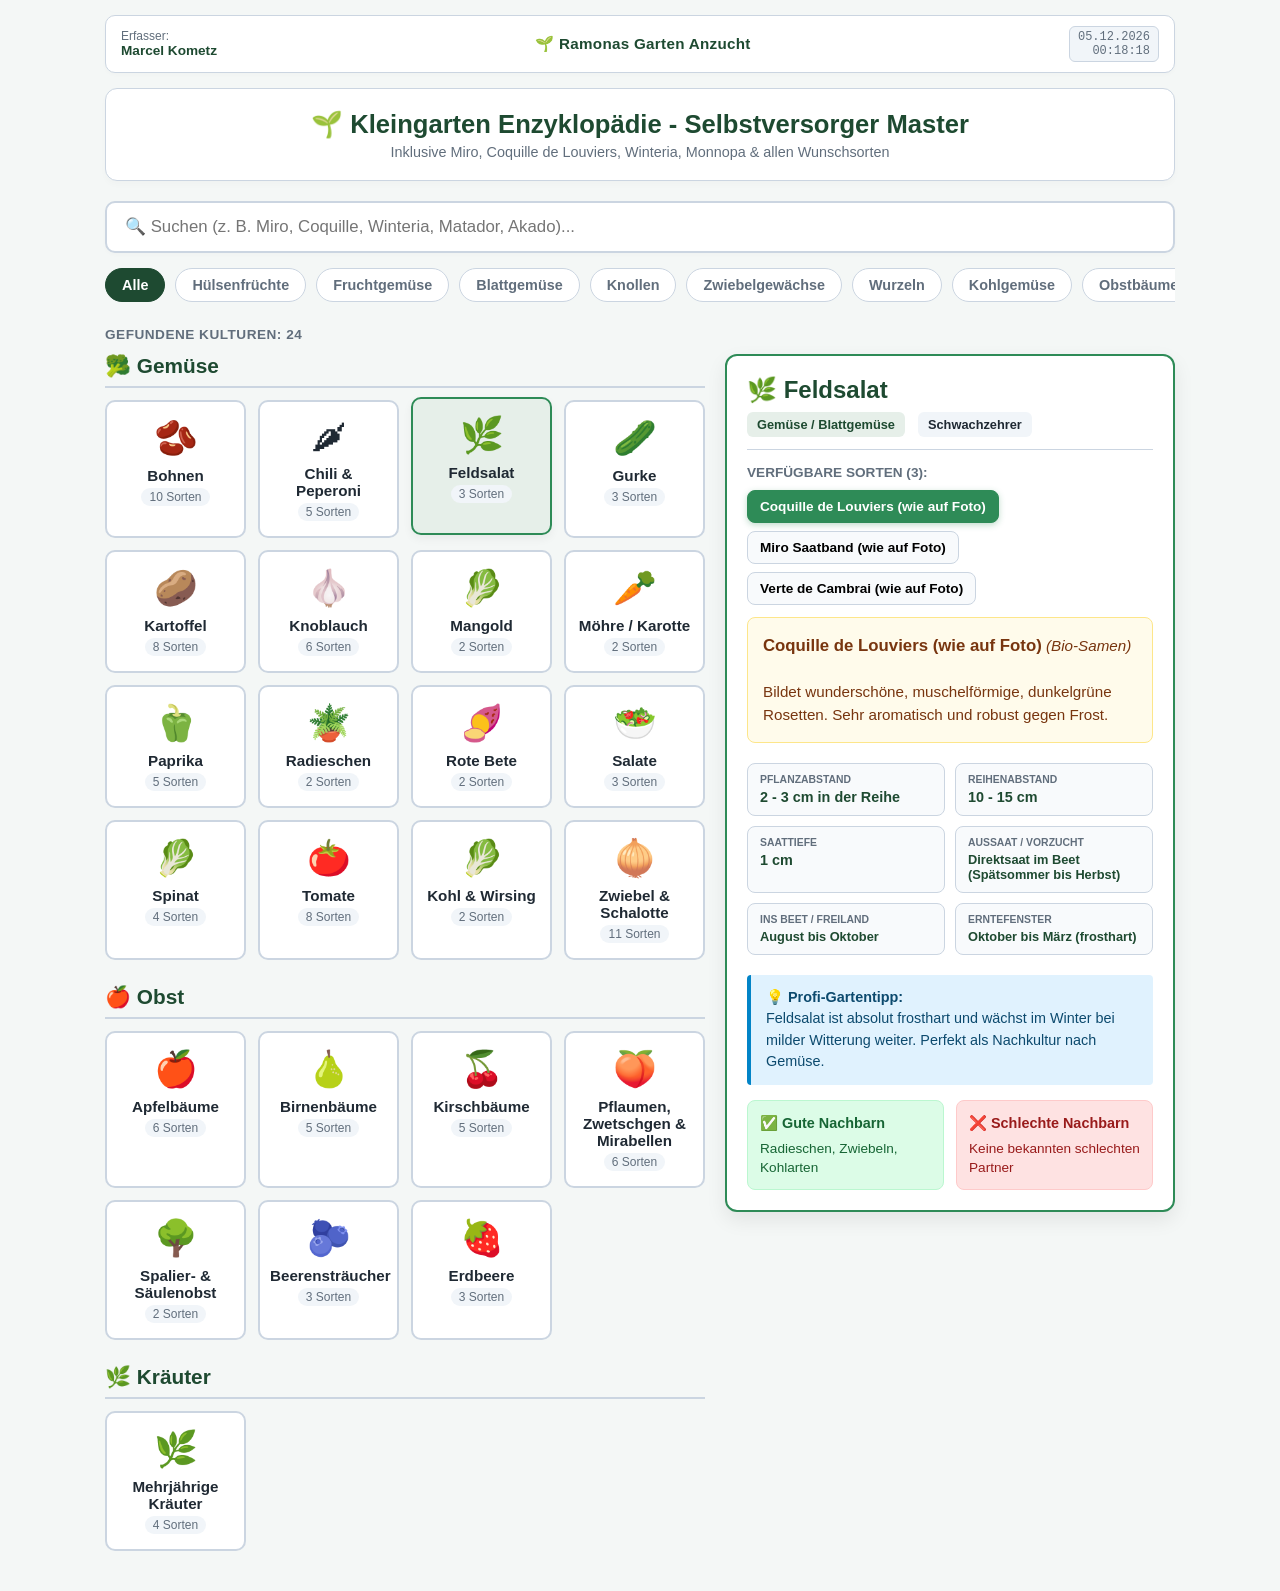
<file: index1.html>
<!DOCTYPE html>
<html lang="de">
<head>
  <meta charset="UTF-8">
  <meta name="viewport" content="width=device-width, initial-scale=1.0">
  <title>Ramonas Garten Anzucht - Enzyklopädie Master</title>
  <style>
    :root {
      --bg: #f4f7f6;
      --card-bg: #ffffff;
      --primary: #1e4a31;
      --primary-light: #e6efe9;
      --accent: #2e8b57;
      --text: #1f2933;
      --text-muted: #616e7c;
      --border: #cbd5e1;
      --tag-bg: #f1f5f9;
      --good: #dcfce7;
      --bad: #fee2e2;
    }
    * { box-sizing: border-box; margin: 0; padding: 0; font-family: -apple-system, BlinkMacSystemFont, "Segoe UI", Roboto, Helvetica, Arial, sans-serif; }
    body { background-color: var(--bg); color: var(--text); padding: 15px; max-width: 1100px; margin: 0 auto; -webkit-tap-highlight-color: transparent; }
    
    .top-bar {
      display: flex;
      justify-content: space-between;
      align-items: center;
      margin-bottom: 15px;
      padding: 10px 15px;
      background: var(--card-bg);
      border-radius: 10px;
      border: 1px solid var(--border);
      box-shadow: 0 2px 4px rgba(0,0,0,0.02);
    }
    .top-bar .creator-box {
      font-size: 0.75rem;
      color: var(--text-muted);
      line-height: 1.2;
    }
    .top-bar .creator-name {
      font-size: 0.85rem;
      font-weight: 800;
      color: var(--primary);
    }
    .top-bar .center-title {
      font-size: 0.95rem;
      font-weight: 800;
      color: var(--primary);
      text-align: center;
      letter-spacing: 0.3px;
    }
    .top-bar .clock { 
      font-family: ui-monospace, SFMono-Regular, Menlo, Monaco, Consolas, monospace; 
      background: var(--tag-bg); 
      padding: 3px 8px; 
      border-radius: 6px; 
      border: 1px solid var(--border); 
      font-size: 0.75rem;
      color: var(--text-muted);
      text-align: right;
    }
    
    header { text-align: center; margin-bottom: 20px; padding: 20px; background: var(--card-bg); border-radius: 12px; border: 1px solid var(--border); box-shadow: 0 4px 6px rgba(0,0,0,0.02); }
    h1 { font-size: 1.6rem; color: var(--primary); display: flex; align-items: center; justify-content: center; gap: 10px; }
    p.subtitle { font-size: 0.9rem; color: var(--text-muted); margin-top: 5px; }
    
    .search-box { position: relative; margin-bottom: 15px; }
    input[type="text"] { width: 100%; padding: 14px 18px; font-size: 1.05rem; border-radius: 10px; border: 2px solid var(--border); outline: none; transition: border-color 0.2s; background: #fff; box-shadow: 0 2px 4px rgba(0,0,0,0.02); }
    input[type="text"]:focus { border-color: var(--accent); }
    
    .category-bar { display: flex; overflow-x: auto; gap: 10px; padding-bottom: 10px; margin-bottom: 15px; -webkit-overflow-scrolling: touch; scrollbar-width: none; }
    .category-bar::-webkit-scrollbar { display: none; }
    .cat-btn { padding: 8px 16px; border-radius: 20px; border: 1px solid var(--border); background: var(--card-bg); font-size: 0.9rem; font-weight: 600; cursor: pointer; white-space: nowrap; color: var(--text-muted); transition: all 0.2s; }
    .cat-btn.active { background: var(--primary); color: #fff; border-color: var(--primary); }
    
    .status-bar { font-size: 0.85rem; color: var(--text-muted); margin-bottom: 12px; font-weight: 700; text-transform: uppercase; letter-spacing: 0.5px; }
    
    .layout-container { display: flex; flex-direction: column; gap: 20px; }
    @media (min-width: 800px) { .layout-container { flex-direction: row-reverse; align-items: flex-start; } .grid-wrapper { flex: 1; } .detail-wrapper { width: 450px; position: sticky; top: 15px; } }
    
    #cultureGrid { display: block; }
    .group-section { margin-bottom: 25px; }
    .group-title { font-size: 1.3rem; font-weight: 800; color: var(--primary); margin-bottom: 12px; padding-bottom: 8px; border-bottom: 2px solid var(--border); display: flex; align-items: center; gap: 8px; }
    
    .grid { display: grid; grid-template-columns: repeat(auto-fill, minmax(130px, 1fr)); gap: 12px; }
    .item-card { background: var(--card-bg); border: 2px solid var(--border); border-radius: 10px; padding: 15px 10px; text-align: center; cursor: pointer; transition: all 0.15s ease; user-select: none; }
    .item-card:hover, .item-card.selected { border-color: var(--accent); background: var(--primary-light); transform: translateY(-3px); box-shadow: 0 4px 10px rgba(0,0,0,0.05); }
    .item-icon { font-size: 2.2rem; margin-bottom: 8px; }
    .item-title { font-weight: 700; font-size: 0.95rem; color: var(--text); }
    .item-sub { font-size: 0.75rem; color: var(--text-muted); margin-top: 4px; background: var(--tag-bg); display: inline-block; padding: 2px 8px; border-radius: 10px; }
    
    .detail-panel { background: var(--card-bg); border: 2px solid var(--accent); border-radius: 12px; padding: 20px; box-shadow: 0 8px 20px rgba(0,0,0,0.08); }
    .detail-header { display: flex; justify-content: space-between; align-items: flex-start; border-bottom: 1px solid var(--border); padding-bottom: 12px; margin-bottom: 15px; }
    .detail-title { font-size: 1.5rem; color: var(--primary); display: flex; align-items: center; gap: 10px; font-weight: 800; }
    .badge { display: inline-block; padding: 5px 10px; border-radius: 6px; font-size: 0.8rem; font-weight: 700; background: var(--tag-bg); margin-top: 8px; margin-right: 5px; }
    
    .varieties-section { margin-bottom: 20px; }
    .varieties-title { font-size: 0.85rem; font-weight: 700; text-transform: uppercase; color: var(--text-muted); margin-bottom: 10px; }
    .variety-chips { display: flex; flex-wrap: wrap; gap: 8px; margin-bottom: 12px; }
    .v-chip { padding: 8px 12px; border-radius: 8px; font-size: 0.85rem; font-weight: 600; border: 1px solid var(--border); background: #f8fafc; cursor: pointer; transition: all 0.2s; }
    .v-chip:hover { border-color: var(--accent); }
    .v-chip.active { background: var(--accent); color: #fff; border-color: var(--accent); box-shadow: 0 2px 6px rgba(46, 139, 87, 0.3); }
    
    .v-info-box { background: #fffbeb; border: 1px solid #fde68a; border-radius: 8px; padding: 15px; font-size: 0.95rem; line-height: 1.5; color: #78350f; }
    .v-info-box strong { font-size: 1.05rem; }
    
    .info-metrics { display: grid; grid-template-columns: repeat(auto-fit, minmax(130px, 1fr)); gap: 10px; margin: 20px 0; }
    .metric-card { background: #f8fafc; border: 1px solid var(--border); border-radius: 8px; padding: 10px 12px; }
    .metric-label { font-size: 0.65rem; color: var(--text-muted); text-transform: uppercase; font-weight: 700; margin-bottom: 4px; }
    .metric-val { font-size: 0.9rem; font-weight: 700; color: var(--primary); }
    
    .tipp-box { font-size: 0.9rem; background: #e0f2fe; border-left: 4px solid #0284c7; padding: 12px 15px; border-radius: 4px; margin: 15px 0; line-height: 1.5; color: #0c4a6e; }
    
    .companion-grid { display: grid; grid-template-columns: 1fr; gap: 12px; margin-top: 15px; }
    @media (min-width: 400px) { .companion-grid { grid-template-columns: 1fr 1fr; } }
    .companion-box { padding: 12px; border-radius: 8px; font-size: 0.85rem; line-height: 1.4; }
    .good-box { background: var(--good); border: 1px solid #bbf7d0; color: #166534; }
    .bad-box { background: var(--bad); border: 1px solid #fecaca; color: #991b1b; }
    .comp-title { font-weight: 800; margin-bottom: 6px; display: flex; align-items: center; gap: 5px; font-size: 0.9rem; }
  </style>
</head>
<body>

  <!-- Kopfzeile -->
  <div class="top-bar">
    <div class="creator-box">
      Erfasser:
      <div class="creator-name">Marcel Kometz</div>
    </div>
    <div class="center-title">🌱 Ramonas Garten Anzucht</div>
    <div class="clock" id="liveClock">Lade Zeit...</div>
  </div>

  <header>
    <h1>🌱 Kleingarten Enzyklopädie - Selbstversorger Master</h1>
    <p class="subtitle">Inklusive Miro, Coquille de Louviers, Winteria, Monnopa & allen Wunschsorten</p>
  </header>

  <div class="search-box">
    <input type="text" id="searchInput" placeholder="🔍 Suchen (z. B. Miro, Coquille, Winteria, Matador, Akado)...">
  </div>

  <div class="category-bar" id="categoryContainer"></div>
  <div class="status-bar" id="statusCount">Gefundene Kulturen: 0</div>

  <div class="layout-container">
    <div class="detail-wrapper" id="detailContainer"></div>
    <div class="grid-wrapper">
      <div id="cultureGrid"></div>
    </div>
  </div>

  <script>
    function updateClock() {
      const now = new Date();
      const options = { day: '2-digit', month: '2-digit', year: 'numeric' };
      const dateStr = now.toLocaleDateString('de-DE', options);
      
      const hours = String(now.getHours()).padStart(2, '0');
      const minutes = String(now.getMinutes()).padStart(2, '0');
      const seconds = String(now.getSeconds()).padStart(2, '0');
      
      document.getElementById('liveClock').innerText = `${dateStr}\n${hours}:${minutes}:${seconds}`;
    }
    setInterval(updateClock, 1000);
    updateClock();

    const gartenDaten = [
      // ================= GEMÜSE =================
      {
        id: "bohnen", name: "Bohnen", oberkategorie: "Gemüse", kategorie: "Hülsenfrüchte", icon: "🫘",
        abstandPflanze: "Busch: 8 cm | Stange: 6 Korn", abstandReihe: "Busch: 40 cm | Stange: 80 cm", saattiefe: "2 - 3 cm", bedarf: "Schwachzehrer",
        zeitVorzucht: "Direktsaat im Freiland", zeitBeet: "Mitte Mai (Boden min. 12°C)", zeitErnte: "Juli - Oktober",
        tipp: "Nach der Ernte die Wurzeln im Boden belassen – sie binden wertvollen Stickstoff als natürlicher Gründünger.",
        guteNachbarn: "Bohnenkraut, Gurken, Kartoffeln, Tomaten, Salat", schlechteNachbarn: "Zwiebeln, Knoblauch, Lauch, Erbsen",
        sorten: [
          { name: "Berggold", typ: "Wachs-Buschbohne", eigenschaft: "Goldgelbe, fleischige Schoten. Sehr feiner, buttriger Geschmack, komplett fadenlos." },
          { name: "Blauhilde", typ: "Violette Stangenbohne", eigenschaft: "Wunderschöne tiefblaue Schoten. Äußerst widerstandsfähig gegen Viren und Pilze, sehr ertragreich." },
          { name: "Borlotti", typ: "Palbohne / Trockenbohne", eigenschaft: "Rot gesprenkelte Schoten. Wird ausgereift geerntet für cremige Bohnenkerne in Eintöpfen." },
          { name: "Golden Gate", typ: "Gelbe Stangenbohne", eigenschaft: "Flache, breite und butterzarte Wachs-Stangenbohne mit exzellentem Aroma." },
          { name: "Hangdown", typ: "Dicke Bohne / Puffbohne", eigenschaft: "Frosthart bis -4°C! Kann bereits Ende Februar gesteckt werden. Große, nussige Kerne." },
          { name: "Maxi", typ: "Glucken-Buschbohne", eigenschaft: "Die Schoten wachsen über dem Laub! Verhindert Fäulnis bei Regen und macht das Ernten kinderleicht." },
          { name: "Neckarkönigin", typ: "Grüne Stangenbohne", eigenschaft: "Der absolute Ertragskönig an der Stange. Sehr lange, dunkelgrüne Hülsen, bleiben lange zart." },
          { name: "Preisgewinner", typ: "Feuerbohne / Prunkbohne", eigenschaft: "Leuchtend rote Blüten, windfest, robust und liefert riesige fleischige Schoten." },
          { name: "Purple Teepee", typ: "Violette Buschbohne", eigenschaft: "Tiefviolette Schoten, die beim Kochen magisch grün werden. Zart und aromatisch." },
          { name: "Saxa", typ: "Grüne Buschbohne", eigenschaft: "Die bewährte, früheste Buschbohne für den Kleingarten. Fadenlos, robust und ertragssicher." }
        ]
      },
      {
        id: "chili", name: "Chili & Peperoni", oberkategorie: "Gemüse", kategorie: "Fruchtgemüse", icon: "🌶",
        abstandPflanze: "40 - 50 cm", abstandReihe: "60 cm", saattiefe: "0,5 - 1 cm", bedarf: "Starkzehrer",
        zeitVorzucht: "Januar bis März (sehr früh vorziehen!)", zeitBeet: "Mitte Mai (nach den Eisheiligen)", zeitErnte: "Juli - Oktober",
        tipp: "Chilis brauchen eine sehr lange Kulturzeit. Unbedingt im Januar/Februar auf der warmen Fensterbank starten!",
        guteNachbarn: "Basilikum, Tomaten, Möhren, Zwiebeln", schlechteNachbarn: "Fenchel, Kohlarten",
        sorten: [
          { name: "Cayenne", typ: "Standard-Chili", eigenschaft: "Schlanke, rote Schoten mit ordentlicher Schärfe. Perfekt zum Trocknen und Selbermachen von Chilipulver." },
          { name: "Habanero", typ: "Extreme Schärfe", eigenschaft: "Tiefrote bis orange Früchte mit tropischem Fruchtaroma und extremer Schärfe (bis 350.000 Scoville)." },
          { name: "Jalapeño", typ: "Mittelscharf", eigenschaft: "Der mexikanische Klassiker. Dickfleischig, saftig und ideal zum Füllen oder Grillen." },
          { name: "Piri Piri (Bird's Eye)", typ: "Feurig klein", eigenschaft: "Winzige, hochwirksame Schoten mit starkem Punch. Wächst buschig und ertragreich." },
          { name: "Shishito", typ: "Japanische Tapas-Chili", eigenschaft: "Meist mild, aber jede zehnte Schote überrascht mit feuriger Schärfe. In Öl angebraten ein Gedicht." }
        ]
      },
      {
        id: "feldsalat", name: "Feldsalat", oberkategorie: "Gemüse", kategorie: "Blattgemüse", icon: "🌿",
        abstandPflanze: "2 - 3 cm in der Reihe", abstandReihe: "10 - 15 cm", saattiefe: "1 cm", bedarf: "Schwachzehrer",
        zeitVorzucht: "Direktsaat im Beet (Spätsommer bis Herbst)", zeitBeet: "August bis Oktober", zeitErnte: "Oktober bis März (frosthart)",
        tipp: "Feldsalat ist absolut frosthart und wächst im Winter bei milder Witterung weiter. Perfekt als Nachkultur nach Gemüse.",
        guteNachbarn: "Radieschen, Zwiebeln, Kohlarten", schlechteNachbarn: "Keine bekannten schlechten Partner",
        sorten: [
          { name: "Coquille de Louviers (wie auf Foto)", typ: "Bio-Samen", eigenschaft: "Bildet wunderschöne, muschelförmige, dunkelgrüne Rosetten. Sehr aromatisch und robust gegen Frost." },
          { name: "Miro Saatband (wie auf Foto)", typ: "Kiepenkerl Saatband", eigenschaft: "Die Profi-Sorte im praktischen Saatband für exakte Abstände. Extrem feste, dunkelgrüne Blätter für den ganzjährigen Anbau." },
          { name: "Verte de Cambrai (wie auf Foto)", typ: "Bio-Samen", eigenschaft: "Der bewährte Klassiker für die späte Herbstaussaat. Kompakte Rosetten und toller Geschmack." }
        ]
      },
      {
        id: "gurke", name: "Gurke", oberkategorie: "Gemüse", kategorie: "Fruchtgemüse", icon: "🥒",
        abstandPflanze: "40 cm", abstandReihe: "100 cm", saattiefe: "2 cm", bedarf: "Starkzehrer",
        zeitVorzucht: "Mitte April", zeitBeet: "Ende Mai", zeitErnte: "Juli - Oktober",
        tipp: "Nur mit abgestandenem, lauwarmem Wasser gießen! Kaltes Wasser verursacht bittere Früchte.",
        guteNachbarn: "Dill, Bohnen, Erbsen, Zwiebeln", schlechteNachbarn: "Tomaten, Radieschen, Kartoffeln",
        sorten: [
          { name: "Marketmore", typ: "Salatgurke", eigenschaft: "Dunkelgrüne Früchte. Äußerst widerstandsfähig gegen echten Mehltau." },
          { name: "Saladin F1", typ: "Gewächshaus", eigenschaft: "Reine Schlangengurke mit hohem Ertrag, bitterfrei." },
          { name: "Vorgebirgstrauben", typ: "Einlegegurke", eigenschaft: "Alte, robuste Freilandsorte. Ideal für Gewürzgurken." }
        ]
      },
      {
        id: "kartoffel", name: "Kartoffel", oberkategorie: "Gemüse", kategorie: "Knollen", icon: "🥔",
        abstandPflanze: "30 - 35 cm", abstandReihe: "65 - 75 cm", saattiefe: "8 - 10 cm", bedarf: "Starkzehrer",
        zeitVorzucht: "März vorkeimen", zeitBeet: "April - Mai", zeitErnte: "Juli - Oktober",
        tipp: "Regelmäßig Erde anhäufeln! Schützt die Knollen vor Licht (sonst werden sie grün) und verdoppelt den Ertrag.",
        guteNachbarn: "Dicke Bohnen, Kohlrabi, Spinat, Tagetes", schlechteNachbarn: "Tomaten, Sonnenblumen, Sellerie",
        sorten: [
          { name: "Agria", typ: "Mittelspät / Mehlig", eigenschaft: "Große Knollen. Die beste Sorte für Püree und Pommes." },
          { name: "Anuschka", typ: "Sehr früh / Fest", eigenschaft: "Feine, sehr schmackhafte Frühkartoffel mit glatter Schale." },
          { name: "Bamberger Hörnchen", typ: "Spezialität", eigenschaft: "Historische fränkische Hörnchenform. Ein absoluter Feinschmecker-Erdapfel!" },
          { name: "Belana", typ: "Früh / Fest", eigenschaft: "Exzellente Speisequalität, glänzende Schale, sehr gut lagerfähig." },
          { name: "Blaue St. Galler", typ: "Mittelspät / Fest", eigenschaft: "Auffällige lila Schale und durchgefärbtes violettes Fleisch." },
          { name: "Laura", typ: "Mittelfrüh / Vorw. Fest", eigenschaft: "Rote Schale, tiefgelbes Fleisch. Hervorragend für Bratkartoffeln." },
          { name: "Linda", typ: "Mittelfrüh / Fest", eigenschaft: "Tiefgelber Kult-Erdapfel mit cremigem, buttrigem Geschmack." },
          { name: "Sieglinde", typ: "Früh / Fest", eigenschaft: "Die älteste deutsche Sorte. Feiner speckiger Geschmack." }
        ]
      },
      {
        id: "knoblauch", name: "Knoblauch", oberkategorie: "Gemüse", kategorie: "Zwiebelgewächse", icon: "🧄",
        abstandPflanze: "15 cm", abstandReihe: "25 cm", saattiefe: "4 - 5 cm", bedarf: "Schwachzehrer",
        zeitVorzucht: "Direktes Stecken", zeitBeet: "Oktober (Herbstpflanzung)", zeitErnte: "Juni - Juli des Folgejahres",
        tipp: "Erste Spitzen zeigen sich meist nach 2–4 Wochen (Okt–Nov). Kräftiger Wuchs im März–April.",
        guteNachbarn: "Erdbeeren, Tomaten, Möhren, Rosen", schlechteNachbarn: "Erbsen, Bohnen, Kohl",
        sorten: [
          { name: "Germidour (wie auf Foto)", typ: "Herbstknoblauch / Violett", eigenschaft: "Winterharter Pflanzknoblauch mit kräftigem Aroma und rot-violetter Zehenhaut. Perfekt für die Herbstaussaat." },
          { name: "Messidrome (wie auf Foto)", typ: "Herbstknoblauch / Creme-Weiß", eigenschaft: "Ertragreicher Winterknoblauch in creme-weißer Farbe mit aromatischem Geschmack." },
          { name: "Aulxito", typ: "Riesenknoblauch", eigenschaft: "Bildet gigantische Einzelzehen, die extrem leicht zu schälen sind." },
          { name: "Morado", typ: "Spanischer Knoblauch", eigenschaft: "Intensiver, kräftiger Knoblauchgeschmack, sehr langlebig." },
          { name: "Thermidrome", typ: "Herbstknoblauch / Weiß", eigenschaft: "Sehr winterhart, bildet große, schneeweiße Zehen." },
          { name: "Vigor Supreme", typ: "Großzehig", eigenschaft: "Ertragreiche Sorte mit dicken, saftigen Zehen." }
        ]
      },
      {
        id: "mangold", name: "Mangold", oberkategorie: "Gemüse", kategorie: "Blattgemüse", icon: "🥬",
        abstandPflanze: "30 cm", abstandReihe: "40 cm", saattiefe: "2 - 3 cm", bedarf: "Mittelzehrer",
        zeitVorzucht: "März - April", zeitBeet: "April - Juni", zeitErnte: "Juli - November",
        tipp: "Immer nur die äußeren Blätter abdrehen, dann wächst er monatelang unermüdlich aus der Mitte nach.",
        guteNachbarn: "Möhren, Radieschen, Buschbohnen", schlechteNachbarn: "Spinat, Rote Bete",
        sorten: [
          { name: "Bright Lights", typ: "Bunter Mangold", eigenschaft: "Stiele leuchten gelb, orange, rot und pink. Sehr dekorativ." },
          { name: "Lucullus", typ: "Stielmangold", eigenschaft: "Klassiker mit breiten, fleischigen weißen Stielen." }
        ]
      },
      {
        id: "moehre", name: "Möhre / Karotte", oberkategorie: "Gemüse", kategorie: "Wurzeln", icon: "🥕",
        abstandPflanze: "3 - 5 cm", abstandReihe: "25 - 30 cm", saattiefe: "1 - 2 cm", bedarf: "Mittelzehrer",
        zeitVorzucht: "Niemals vorziehen!", zeitBeet: "März - Juni", zeitErnte: "Juni - November",
        tipp: "Keimt sehr langsam. Radieschen als Markiersaat mit in die Rille säen, diese zeigen früh den Reihenverlauf.",
        guteNachbarn: "Zwiebeln, Lauch, Dill", schlechteNachbarn: "Pastinaken, Sellerie",
        sorten: [
          { name: "Nantaise 2", typ: "Sommermöhre", eigenschaft: "Knackig und süß. Die Standardsorte für den Frischverzehr." },
          { name: "Rodelika", typ: "Lagermöhre", eigenschaft: "Kräftig orangerot, sehr hoher Zuckergehalt, idealer Winterspeicher." }
        ]
      },
      {
        id: "paprika", name: "Paprika", oberkategorie: "Gemüse", kategorie: "Fruchtgemüse", icon: "🫑",
        abstandPflanze: "40 - 50 cm", abstandReihe: "60 cm", saattiefe: "0,5 - 1 cm", bedarf: "Starkzehrer",
        zeitVorzucht: "Februar bis März (im warmen Zimmer)", zeitBeet: "Mitte Mai (nach den Eisheiligen)", zeitErnte: "Juli - Oktober",
        tipp: "Paprika liebt es sonnig und windgeschützt. Ausbrechen der 'Königsblüte' (erste Blüte) steigert den Gesamtertrag drastisch!",
        guteNachbarn: "Tomaten, Karotten, Spinat, Basilikum", schlechteNachbarn: "Fenchel, Erbsen, Rote Bete",
        sorten: [
          { name: "Blockpaprika 'California Wonder'", typ: "Klassischer Block", eigenschaft: "Große, dickfleischige Früchte. Reift von dunkelgrün zu leuchtend rot." },
          { name: "Hungarian Wax", typ: "Ungarische Paprika", eigenschaft: "Hellgelbe, leicht spitz zulaufende Früchte. Mild bis pikant, ideal zum Füllen." },
          { name: "Mini-Snackpaprika 'Red Marconi'", typ: "Naschpaprika", eigenschaft: "Kleine, extrem süße und saftige Früchte mit sehr wenigen Kernen." },
          { name: "Spitzpaprika 'Corno di Torro'", typ: "Spitzpaprika", eigenschaft: "Hornförmig gebogene, zuckersüße Paprika. Hervorragend zum Braten." },
          { name: "Tomatenpaprika 'Feher'", typ: "Flachrund", eigenschaft: "Sieht aus wie eine kleine Tomate, schmeckt süß und fruchtig. Perfekt zum Einlegen." }
        ]
      },
      {
        id: "radieschen", name: "Radieschen", oberkategorie: "Gemüse", kategorie: "Wurzeln", icon: "🪴",
        abstandPflanze: "4 - 5 cm", abstandReihe: "15 cm", saattiefe: "1 cm", bedarf: "Schwachzehrer",
        zeitVorzucht: "Nur Direktsaat", zeitBeet: "März - Sept", zeitErnte: "April - Oktober",
        tipp: "Gleichmäßig gießen! Bei Trockenheit werden Radieschen pelzig und extrem scharf.",
        guteNachbarn: "Möhren, Salat, Erbsen", schlechteNachbarn: "Gurken, Kohl",
        sorten: [
          { name: "French Breakfast", typ: "Länglich", eigenschaft: "Leuchtend rot mit weißer Spitze. Sehr mild und zart." },
          { name: "Sora", typ: "Sommersorte", eigenschaft: "Sehr hitzetolerant, wird im Sommer nicht schnell pelzig." }
        ]
      },
      {
        id: "rotebete", name: "Rote Bete", oberkategorie: "Gemüse", kategorie: "Wurzeln", icon: "🍠",
        abstandPflanze: "10 - 15 cm", abstandReihe: "30 cm", saattiefe: "2 - 3 cm", bedarf: "Mittelzehrer",
        zeitVorzucht: "Direktsaat", zeitBeet: "April - Juni", zeitErnte: "Juli - Oktober",
        tipp: "Hervorragend zum Einwecken im Glas (Weckautomat) oder Lagern im kühlen Sand für den Winter.",
        guteNachbarn: "Buschbohnen, Zwiebeln, Gurken", schlechteNachbarn: "Mangold, Spinat, Kartoffeln",
        sorten: [
          { name: "Rote Kugel 2", typ: "Rund", eigenschaft: "Der Standard. Tiefrot, rund, glattschalig und sehr saftig." },
          { name: "Tonda di Chioggia", typ: "Geringelt", eigenschaft: "Innen rot-weiß geringelt. Ein optisches Highlight im Salat." }
        ]
      },
      {
        id: "salate", name: "Salate", oberkategorie: "Gemüse", kategorie: "Blattgemüse", icon: "🥗",
        abstandPflanze: "25 - 30 cm", abstandReihe: "30 cm", saattiefe: "0,5 cm (Lichtkeimer!)", bedarf: "Schwachzehrer",
        zeitVorzucht: "Feb - Mär", zeitBeet: "Mär - Aug", zeitErnte: "Mai - Okt",
        tipp: "Salatsamen brauchen Licht zum Keimen, also nur leicht andrücken. Bei über 20°C keimen sie schlecht.",
        guteNachbarn: "Erdbeeren, Kohl, Möhren, Radieschen, Tomaten", schlechteNachbarn: "Petersilie, Sellerie",
        sorten: [
          { name: "Lollo Rosso", typ: "Pflücksalat", eigenschaft: "Krause, rote Blätter. Wächst nach dem Schnitt wieder nach." },
          { name: "Meikönig", typ: "Kopfsalat", eigenschaft: "Bewährte, sehr frühe Sorte für das Freiland. Bildet feste Köpfe." },
          { name: "Vit", typ: "Feldsalat", eigenschaft: "Frosthart für die Winterernte. Liefert frisches Grün im Schnee." }
        ]
      },
      {
        id: "spinat", name: "Spinat", oberkategorie: "Gemüse", kategorie: "Blattgemüse", icon: "🥬",
        abstandPflanze: "3 - 5 cm", abstandReihe: "ca. 20 cm", saattiefe: "2 - 3 cm", bedarf: "Mittelzehrer",
        zeitVorzucht: "Direktesäen im Herbst", zeitBeet: "Herbst (Oktober)", zeitErnte: "März - April",
        tipp: "Erste Keimung nach 7–14 Tagen. 2 Reihen längs säen mit ca. 10–15 cm Abstand zur Petersilie.",
        guteNachbarn: "Erdbeeren, Kohl, Kartoffeln, Petersilie", schlechteNachbarn: "Rote Bete, Mangold",
        sorten: [
          { name: "Matador (Bio-Samen wie auf Foto)", typ: "Herbst- & Winterspinat", eigenschaft: "Der ideale Bio-Spinat für die Herbstaussaat (03./04.10.). Frosthart, großblättrig und überwintert perfekt im Beet." },
          { name: "Butterflay (Bio-Samen wie auf Foto)", typ: "Zartblättriger Spinat", eigenschaft: "Wächst sehr aufrecht, was saubere, erdfreie Blätter beim Ernten garantiert." },
          { name: "Monnopa (Kiepenkerl wie auf Foto)", typ: "Gemüsespinat", eigenschaft: "Sehr gleichmäßig wachsender Gemüse-Spinat, der spät in die Blüte schießt." },
          { name: "Winterriesen", typ: "Winterspinat", eigenschaft: "Extrem frostharte Alternative für die Spätaussaat im Herbst." }
        ]
      },
      {
        id: "tomate", name: "Tomate", oberkategorie: "Gemüse", kategorie: "Fruchtgemüse", icon: "🍅",
        abstandPflanze: "50 - 60 cm", abstandReihe: "80 cm", saattiefe: "0,5 - 1 cm (Samen)", bedarf: "Starkzehrer",
        zeitVorzucht: "März - April", zeitBeet: "Mitte Mai (Eisheilige)", zeitErnte: "Juli - Oktober",
        tipp: "Tomaten beim Auspflanzen tiefer setzen, als sie im Topf standen – so bilden sie zusätzliche Wurzeln am Stamm.",
        guteNachbarn: "Basilikum, Knoblauch, Buschbohnen, Möhren", schlechteNachbarn: "Kartoffeln, Fenchel, Erbsen",
        sorten: [
          { name: "Berner Rose", typ: "Fleischtomate", eigenschaft: "Rosa Früchte, extrem dünne Schale, schmilzt auf der Zunge." },
          { name: "De Berao", typ: "Freilandtomate", eigenschaft: "Wächst bis zu 3 Meter hoch! Höchst widerstandsfähig gegen Krautfäule." },
          { name: "Harzfeuer F1", typ: "Stabtomate", eigenschaft: "Frühe, ertragreiche und robuste rote Standardsorte." },
          { name: "Ochsenherz", typ: "Fleischtomate", eigenschaft: "Riesige, stark gerippte Früchte mit sehr wenig Kernen." },
          { name: "Rote Murmel", typ: "Wildtomate", eigenschaft: "Muss nicht ausgegeizt werden! Liefert hunderte kleiner, süßer Tomaten." },
          { name: "San Marzano", typ: "Saucentomate", eigenschaft: "Festes Fruchtfleisch, kaum Wasser – perfekt zum Einkochen im Weckautomat." },
          { name: "Schwarze Krim", typ: "Fleischtomate", eigenschaft: "Dunkelbraun-rote Früchte mit würzig-süßem Geschmack." },
          { name: "Zuckertraube", typ: "Cocktailtomate", eigenschaft: "Enorm ertragreich mit langen Rispen. Sehr süß zum Naschen." }
        ]
      },
      {
        id: "wirsing", name: "Kohl & Wirsing", oberkategorie: "Gemüse", kategorie: "Kohlgemüse", icon: "🥬",
        abstandPflanze: "50 cm", abstandReihe: "50 cm", saattiefe: "1 - 2 cm", bedarf: "Starkzehrer",
        zeitVorzucht: "Februar - April", zeitBeet: "April - Juli", zeitErnte: "Sommer bis Winter",
        tipp: "Unbedingt ein Kulturschutznetz spannen, um Raupen des Kohlweißlings abzuhalten.",
        guteNachbarn: "Sellerie, Tomaten, Salat", schlechteNachbarn: "Radieschen, Zwiebeln, Knoblauch",
        sorten: [
          { name: "Neckarperle", typ: "Blumenkohl", eigenschaft: "Reinweiße, feste Köpfe, geschützt durch aufrechte Blätter." },
          { name: "Vertus 2", typ: "Winterwirsing", eigenschaft: "Extrem frosthart bis -15°C! Wird erntefrisch aus dem Schnee geholt." }
        ]
      },
      {
        id: "zwiebel", name: "Zwiebel & Schalotte", oberkategorie: "Gemüse", kategorie: "Zwiebelgewächse", icon: "🧅",
        abstandPflanze: "12 - 15 cm", abstandReihe: "Reihen / Schachmuster", saattiefe: "2 - 3 cm", bedarf: "Schwachzehrer",
        zeitVorzucht: "Stecken im Herbst (03./04.10.)", zeitBeet: "Oktober (Winterkultur)", zeitErnte: "Juni - Juli des Folgejahres",
        tipp: "Erste Spitzen nach 2–6 Wochen (Okt–Nov). Kräftiger Wuchs im März–April. Perfekt in Reihen (1, 3, 5) oder im Schachmuster.",
        guteNachbarn: "Möhren, Erdbeeren, Salat, Rote Bete", schlechteNachbarn: "Bohnen, Erbsen, Kohl",
        sorten: [
          { name: "Akado (wie auf Foto)", typ: "Steckzwiebel", eigenschaft: "Sehr widerstandsfähige, violett-rote Steckzwiebel mit fester Schale und hervorragender Lagerfähigkeit." },
          { name: "Presto (wie auf Foto)", typ: "Winter-Steckzwiebel", eigenschaft: "Die ideale Winterzwiebel für die Herbstaussaat. Robust, wächst in Reihen oder im Schachmuster." },
          { name: "Trio Zwiebel (wie auf Foto)", typ: "Misch-Steckzwiebeln", eigenschaft: "Bunte Mischung (gelb, rot, weiß) für abwechslungsreiche Beetreihen im Herbst." },
          { name: "Winteria (wie auf Foto)", typ: "Winter-Steckzwiebel", eigenschaft: "Spezielle Züchtung für die Herbstanpflanzung mit hoher Frosthärte und exzellentem Aroma." },
          { name: "Bamberger Birnenförmige", typ: "Schalotte", eigenschaft: "Alte Landsorte mit länglicher Form und feinem Aroma." },
          { name: "Exhibition", typ: "Riesen-Gemüsezwiebel", eigenschaft: "Wird bis zu 1 kg schwer! Äußerst mild und saftig." },
          { name: "Longor", typ: "Echte Schalotte", eigenschaft: "Längliche Form. Exklusives Aroma für feine Saucen." },
          { name: "Radar", typ: "Winterzwiebel", eigenschaft: "Wird im Herbst gesteckt und liefert im Frühsommer frühste Ernte." },
          { name: "Rote Braunschweiger", typ: "Rot", eigenschaft: "Milde, saftige Speisezwiebel mit feiner roter Ringfärbung." },
          { name: "Stuttgarter Riesen", typ: "Gelb", eigenschaft: "Der absolute Klassiker. Würzig und sehr lange lagerfähig." },
          { name: "Tropea", typ: "Italienische Gourmetzwiebel", eigenschaft: "Süßliche, extrem milde rote Zwiebel ohne jede Schärfe." }
        ]
      },

      // ================= OBST (BÄUME) =================
      {
        id: "apfelbaum", name: "Apfelbäume", oberkategorie: "Obst", kategorie: "Obstbäume", icon: "🍎",
        abstandPflanze: "2 - 3 m (Spalier/Säule: 1 m)", abstandReihe: "4 m", saattiefe: "Veredelungsstelle 5 cm über Boden", bedarf: "Mittelzehrer",
        zeitVorzucht: "Kauf als veredelter Containerbaum", zeitBeet: "Herbst (Okt-Nov) oder Frühjahr", zeitErnte: "August bis November",
        tipp: "Regelmäßiger Winterschnitt (Auslichten der Krone) fördert die Fruchtreife und verhindert Pilzkrankheiten wie Schorf.",
        guteNachbarn: "Kapuzinerkresse, Knoblauch, Tagetes", schlechteNachbarn: "Gras direkt am Stamm (Baumscheibe frei halten)",
        sorten: [
          { name: "Boskoop (Schöner aus Boskoop)", typ: "Winterapfel", eigenschaft: "Große, säuerliche Früchte. Der absolute König zum Backen (Apfelkuchen) und für Kompott." },
          { name: "Cox Orange", typ: "Klassiker", eigenschaft: "Legendäres, nussig-würziges Feinschmeer-Aroma. Gilt geschmacklich als unvergleichlich." },
          { name: "Elstar", typ: "Früh- bis Winterapfel", eigenschaft: "Sehr saftig, feinsäuerlich und hocharomatisch. Beliebtester deutscher Hausgartenapfel." },
          { name: "Honeycrisp", typ: "Knack-Apfel", eigenschaft: "Extrem knackig ('crisp'), extrem saftig mit süß-mildem Geschmack." },
          { name: "Retina", typ: "Sommerapfel", eigenschaft: "Schorfresistent. Dunkelrote, knackige Früchte, die bereits ab August reif sind." },
          { name: "Topaz", typ: "Bio-Winterapfel", eigenschaft: "Hervorragende Schorfresistenz. Würzig-säuerlich und bis ins Frühjahr hinein lagerfähig." }
        ]
      },
      {
        id: "birnbaum", name: "Birnenbäume", oberkategorie: "Obst", kategorie: "Obstbäume", icon: "🍐",
        abstandPflanze: "3 - 4 m", abstandReihe: "4 - 5 m", saattiefe: "Veredelungsstelle 5 cm über Boden", bedarf: "Mittelzehrer",
        zeitVorzucht: "Baumkauf", zeitBeet: "Oktober bis November", zeitErnte: "August bis Oktober",
        tipp: "Birnen blühen sehr früh im Jahr – vor Spätfrösten an geschützten Hauswänden oder mit Vlies schützen.",
        guteNachbarn: "Knoblauch, Kapuzinerkresse", schlechteNachbarn: "Wacholder (überträgt den gefürchteten Birnengitterrost!)",
        sorten: [
          { name: "Abate Fetel", typ: "Späte Winterbirne", eigenschaft: "Sehr lange, birnenförmige Früchte. Feines, saftiges Fruchtfleisch mit süßem Aroma." },
          { name: "Clapps Liebling", typ: "Sommerbirne", eigenschaft: "Große, gelb-rote Früchte. Sehr saftig, schmelzend und süß. Reif schon im August." },
          { name: "Conference", typ: "Allrounder", eigenschaft: "Der Klassiker. Längliche, feste Birne, extrem unempfindlich und zuverlässig im Ertrag." },
          { name: "Gute Luise", typ: "Traditionssorte", eigenschaft: "Alte, bewährte Hausgartenbirne. Feinschmelzend, süß-säuerlich und hocharomatisch." },
          { name: "Williams Christ", typ: "Edelbirne", eigenschaft: "Der Inbegriff des Birnengeschmacks. Intensives Muskat-Aroma, perfekt auch zum Brennen oder Einkochen." }
        ]
      },
      {
        id: "kirschbaum", name: "Kirschbäume", oberkategorie: "Obst", kategorie: "Obstbäume", icon: "🍒",
        abstandPflanze: "4 - 5 m (Säulen: 1 m)", abstandReihe: "5 m", saattiefe: "Veredelungsstelle über der Erde", bedarf: "Mittelzehrer",
        zeitVorzucht: "Baumkauf", zeitBeet: "Herbst oder Frühjahr", zeitErnte: "Juni bis Juli",
        tipp: "Netze gegen Vögel sind bei Süßkirschen unerlässlich! Sauerkirschen (Schattenmorellen) sind schattenverträglicher.",
        guteNachbarn: "Ringelblumen, Kräuter", schlechteNachbarn: "Tomaten, Kartoffeln",
        sorten: [
          { name: "Kordia", typ: "Knorpelkirsche (Süß)", eigenschaft: "Große, herzförmige, dunkelrote Kirschen. Sehr platzfest und exzellenter Geschmack." },
          { name: "Regina", typ: "Späte Knorpelkirsche", eigenschaft: "Reift erst spät im Sommer. Riesige Früchte, knackig und saftig." },
          { name: "Schattenmorelle", typ: "Sauerkirsche", eigenschaft: "Der Klassiker für Kuchen und Marmelade. Wächst auch im halbschattigen Bereich." },
          { name: "Stellars", typ: "Süßkirsche", eigenschaft: "Selbstfruchtbare Sorte (braucht keinen zweiten Baum im Garten!). Zuverlässiger Ertrag." },
          { name: "Sylvia", typ: "Säulenkirsche", eigenschaft: "Kompakt im Wuchs, ideal für kleine Gärten oder Kübel. Große, süße Früchte direkt am Stamm." }
        ]
      },
      {
        id: "pflaume_mirabelle", name: "Pflaumen, Zwetschgen & Mirabellen", oberkategorie: "Obst", kategorie: "Obstbäume", icon: "🍑",
        abstandPflanze: "3 - 4 m", abstandReihe: "4 - 5 m", saattiefe: "Veredelungsstelle über der Erde", bedarf: "Mittelzehrer",
        zeitVorzucht: "Baumkauf", zeitBeet: "Herbst (Oktober/November)", zeitErnte: "Juli bis September",
        tipp: "Pflaumenbäume benötigen im Sommer nach der Ernte einen leichten Auslichtungsschnitt, um Gummifluss zu vermeiden.",
        guteNachbarn: "Knoblauch, Tagetes", schlechteNachbarn: "Nachtschattengewächse",
        sorten: [
          { name: "Hauszwetsche", typ: "Tradition", eigenschaft: "Der Klassiker für Zwetschgendatschi und Pflaumenmus. Feste, würzige Früchte, gut steinlöslich." },
          { name: "Jojo", typ: "Zwetschge", eigenschaft: "Absolut resistent gegen die Scharka-Krankheit. Hohe Erträge und sehr guter Geschmack." },
          { name: "Mirabelle aus Metz", typ: "Mirabelle", eigenschaft: "Kleine, goldgelbe Früchte mit roter Backe. Sehr süß, aromatisch, ideal für Brände und Kompott." },
          { name: "Mirabelle von Nancy", typ: "Edel-Mirabelle", eigenschaft: "Größere Früchte, extrem saftig und zuckersüß. Löst sich perfekt vom Stein." },
          { name: "President", typ: "Riesen-Pflaume", eigenschaft: "Sehr große, oval-blaue Früchte, saftig und mild im Geschmack. Reift erst im September." },
          { name: "Topset", typ: "Früh-Zwetschge", eigenschaft: "Dunkelblaue Früchte mit festem Fruchtfleisch. Bringt früh im Jahr reiche Erträge." }
        ]
      },
      {
        id: "spalierobst", name: "Spalier- & Säulenobst", oberkategorie: "Obst", kategorie: "Obstbäume", icon: "🌳",
        abstandPflanze: "60 cm (Säule) / 2m (Spalier)", abstandReihe: "Wand/Gerüst", saattiefe: "Veredelung 5cm über Erde", bedarf: "Starkzehrer",
        zeitVorzucht: "Baumkauf", zeitBeet: "Okt - Nov", zeitErnte: "Juli - Oktober",
        tipp: "Spalierobst benötigt zwingend schwachwachsende Unterlagen (z. B. M9), damit der Baum klein bleibt.",
        guteNachbarn: "Kapuzinerkresse, Knoblauch", schlechteNachbarn: "Gras direkt am Stamm",
        sorten: [
          { name: "Apfel 'Topaz'", typ: "Winterapfel", eigenschaft: "Sehr schorfresistent. Perfekt als Spalier am Zaun." },
          { name: "Kirsche 'Sylvia'", typ: "Säulenkirsche", eigenschaft: "Kompakt wachsend, große knackige Früchte." }
        ]
      },

      // ================= OBST (STRAUCHEN & BEEREN) =================
      {
        id: "beerenstrauch", name: "Beerensträucher", oberkategorie: "Obst", kategorie: "Beerensträucher", icon: "🫐",
        abstandPflanze: "120 - 150 cm", abstandReihe: "180 cm", saattiefe: "Etwas tiefer pflanzen", bedarf: "Mittelzehrer",
        zeitVorzucht: "Containerpflanzen", zeitBeet: "Okt - Nov (Herbst)", zeitErnte: "Juni - August",
        tipp: "Himbeeren und Brombeeren brauchen ein straffes Drahtgerüst als Rankhilfe.",
        guteNachbarn: "Ringelblumen, Knoblauch", schlechteNachbarn: "Tiefwurzler in direkter Nähe",
        sorten: [
          { name: "Autumn Bliss", typ: "Herbsthimbeere", eigenschaft: "Bodennah abschneiden, dadurch zu 100% wurmfrei!" },
          { name: "Bluecrop", typ: "Heidelbeere", eigenschaft: "Braucht saure Rhododendronerde! Riesige, süße Beeren." },
          { name: "Titania", typ: "Schwarze Johannisbeere", eigenschaft: "Völlig resistent gegen Mehltau und Rost." }
        ]
      },
      {
        id: "erdbeere", name: "Erdbeere", oberkategorie: "Obst", kategorie: "Beeren", icon: "🍓",
        abstandPflanze: "30 cm", abstandReihe: "60 cm", saattiefe: "Herzknospe ebenerdig setzen", bedarf: "Mittelzehrer",
        zeitVorzucht: "Pflanzung Setzlinge", zeitBeet: "Juli-Aug oder April", zeitErnte: "Mai - Juli",
        tipp: "Zur Blütezeit Stroh unterlegen! Hält Früchte trocken und verhindert Grauschimmel.",
        guteNachbarn: "Knoblauch, Zwiebeln, Spinat", schlechteNachbarn: "Kohlarten",
        sorten: [
          { name: "Mieze Schindler", typ: "Gourmet", eigenschaft: "Schmeckt wie süße Walderdbeeren! Braucht Befruchtersorte." },
          { name: "Ostara", typ: "Immertragend", eigenschaft: "Bringt bis zum Frost kontinuierlich neue Blüten und Beeren." },
          { name: "Senga Sengana", typ: "Einmaltragend", eigenschaft: "Der unangefochtene Gartenliebling für Konfitüre." }
        ]
      },

      // ================= KRÄUTER =================
      {
        id: "kraeuter", name: "Mehrjährige Kräuter", oberkategorie: "Kräuter", kategorie: "Kräuter", icon: "🌿",
        abstandPflanze: "30 - 40 cm", abstandReihe: "40 cm", saattiefe: "Meist Lichtkeimer", bedarf: "Schwachzehrer",
        zeitVorzucht: "Aussaat ab März", zeitBeet: "Mitte Mai", zeitErnte: "Ganzjährig",
        tipp: "Mediterrane Kräuter brauchen mageren, wasserdurchlässigen Boden. Sand ins Pflanzloch mischen!",
        guteNachbarn: "Rosen, Kohl, Lavendel", schlechteNachbarn: "Basilikum, Schnittlauch (brauchen mehr Wasser)",
        sorten: [
          { name: "Pfefferminze", typ: "Tee-Kraut", eigenschaft: "Wuchert stark (unbedingt im Topf oder mit Wurzelsperre pflanzen!)." },
          { name: "Rosmarin 'Arp'", typ: "Mediterran", eigenschaft: "Die winterhärteste Sorte (hält bis -20°C stand)." },
          { name: "Schnittlauch 'Grobi'", typ: "Zwiebelgewächs", eigenschaft: "Zieht im Winter ein, treibt im Frühjahr kraftvoll neu aus." },
          { name: "Thymian 'Faustini'", typ: "Bodendecker", eigenschaft: "Zieht Bienen und Schmetterlinge magisch an." }
        ]
      }
    ];

    let aktiveKategorie = "Alle";
    let gewaehlteKulturId = "feldsalat";
    let gewaehlteSorteIdx = 0;

    const searchInput = document.getElementById("searchInput");
    const categoryContainer = document.getElementById("categoryContainer");
    const cultureGrid = document.getElementById("cultureGrid");
    const detailContainer = document.getElementById("detailContainer");
    const statusCount = document.getElementById("statusCount");

    const kategorien = ["Alle", ...new Set(gartenDaten.map(item => item.kategorie))];

    function renderKategorien() {
      categoryContainer.innerHTML = "";
      kategorien.forEach(kat => {
        const btn = document.createElement("button");
        btn.className = `cat-btn ${kat === aktiveKategorie ? 'active' : ''}`;
        btn.innerText = kat;
        btn.onclick = () => {
          aktiveKategorie = kat;
          renderKategorien();
          filterUndRender();
        };
        categoryContainer.appendChild(btn);
      });
    }

    function filterUndRender() {
      const query = searchInput.value.toLowerCase().trim();

      const gefiltert = gartenDaten.filter(k => {
        const katMatch = (aktiveKategorie === "Alle" || k.kategorie === aktiveKategorie);
        const namenMatch = k.name.toLowerCase().includes(query);
        const sortenMatch = k.sorten.some(s => s.name.toLowerCase().includes(query) || s.eigenschaft.toLowerCase().includes(query));
        return katMatch && (query === "" || namenMatch || sortenMatch);
      });

      statusCount.innerText = `Gefundene Kulturen: ${gefiltert.length}`;
      cultureGrid.innerHTML = "";

      const gruppenStruktur = {
        "Gemüse": { icon: "🥦", items: [] },
        "Obst": { icon: "🍎", items: [] },
        "Kräuter": { icon: "🌿", items: [] }
      };

      gefiltert.forEach(k => {
        if(gruppenStruktur[k.oberkategorie]) {
          gruppenStruktur[k.oberkategorie].items.push(k);
        }
      });

      Object.keys(gruppenStruktur).forEach(gName => {
        const gruppe = gruppenStruktur[gName];
        if (gruppe.items.length > 0) {
          const section = document.createElement("div");
          section.className = "group-section";
          section.innerHTML = `
            <div class="group-title">${gruppe.icon} ${gName}</div>
            <div class="grid" id="grid-${gName}"></div>
          `;
          cultureGrid.appendChild(section);

          const innerGrid = section.querySelector(".grid");
          
          gruppe.items.forEach(k => {
            const card = document.createElement("div");
            card.className = `item-card ${k.id === gewaehlteKulturId ? 'selected' : ''}`;
            card.onclick = () => {
              gewaehlteKulturId = k.id;
              gewaehlteSorteIdx = 0;
              renderDetail();
              filterUndRender();
            };
            card.innerHTML = `
              <div class="item-icon">${k.icon}</div>
              <div class="item-title">${k.name}</div>
              <div class="item-sub">${k.sorten.length} Sorten</div>
            `;
            innerGrid.appendChild(card);
          });
        }
      });

      if (gefiltert.length > 0 && !gefiltert.some(k => k.id === gewaehlteKulturId)) {
        gewaehlteKulturId = gefiltert[0].id;
        gewaehlteSorteIdx = 0;
      }
      renderDetail();
    }

    function renderDetail() {
      const k = gartenDaten.find(item => item.id === gewaehlteKulturId);
      if (!k) {
        detailContainer.innerHTML = "";
        return;
      }

      const sorte = k.sorten[gewaehlteSorteIdx] || k.sorten[0];

      let sortenChipsHtml = "";
      k.sorten.forEach((s, idx) => {
        sortenChipsHtml += `
          <button class="v-chip ${idx === gewaehlteSorteIdx ? 'active' : ''}" onclick="waehleSorte(${idx})">
            ${s.name}
          </button>
        `;
      });

      detailContainer.innerHTML = `
        <div class="detail-panel">
          <div class="detail-header">
            <div>
              <div class="detail-title">${k.icon} ${k.name}</div>
              <div style="display:flex; gap:8px; flex-wrap: wrap;">
                <span class="badge" style="background:var(--primary-light); color:var(--primary);">${k.oberkategorie} / ${k.kategorie}</span>
                <span class="badge">${k.bedarf}</span>
              </div>
            </div>
          </div>

          <div class="varieties-section">
            <div class="varieties-title">Verfügbare Sorten (${k.sorten.length}):</div>
            <div class="variety-chips">${sortenChipsHtml}</div>
            <div class="v-info-box">
              <strong>${sorte.name}</strong> <em>(${sorte.typ})</em><br><br>
              ${sorte.eigenschaft}
            </div>
          </div>

          <div class="info-metrics">
            <div class="metric-card">
              <div class="metric-label">Pflanzabstand</div>
              <div class="metric-val">${k.abstandPflanze}</div>
            </div>
            <div class="metric-card">
              <div class="metric-label">Reihenabstand</div>
              <div class="metric-val">${k.abstandReihe}</div>
            </div>
            <div class="metric-card">
              <div class="metric-label">Saattiefe</div>
              <div class="metric-val">${k.saattiefe}</div>
            </div>
            <div class="metric-card">
              <div class="metric-label">Aussaat / Vorzucht</div>
              <div class="metric-val" style="font-size:0.8rem;">${k.zeitVorzucht}</div>
            </div>
            <div class="metric-card">
              <div class="metric-label">Ins Beet / Freiland</div>
              <div class="metric-val" style="font-size:0.8rem;">${k.zeitBeet}</div>
            </div>
            <div class="metric-card">
              <div class="metric-label">Erntefenster</div>
              <div class="metric-val" style="font-size:0.8rem;">${k.zeitErnte}</div>
            </div>
          </div>

          <div class="tipp-box">
            💡 <strong>Profi-Gartentipp:</strong><br>${k.tipp}
          </div>

          <div class="companion-grid">
            <div class="companion-box good-box">
              <div class="comp-title">✅ Gute Nachbarn</div>
              <div>${k.guteNachbarn}</div>
            </div>
            <div class="companion-box bad-box">
              <div class="comp-title">❌ Schlechte Nachbarn</div>
              <div>${k.schlechteNachbarn}</div>
            </div>
          </div>
        </div>
      `;
    }

    window.waehleSorte = function(idx) {
      gewaehlteSorteIdx = idx;
      renderDetail();
    };

    searchInput.addEventListener("input", filterUndRender);

    window.addEventListener("DOMContentLoaded", () => {
      renderKategorien();
      filterUndRender();
    });
  </script>
</body>
</html>
</file>
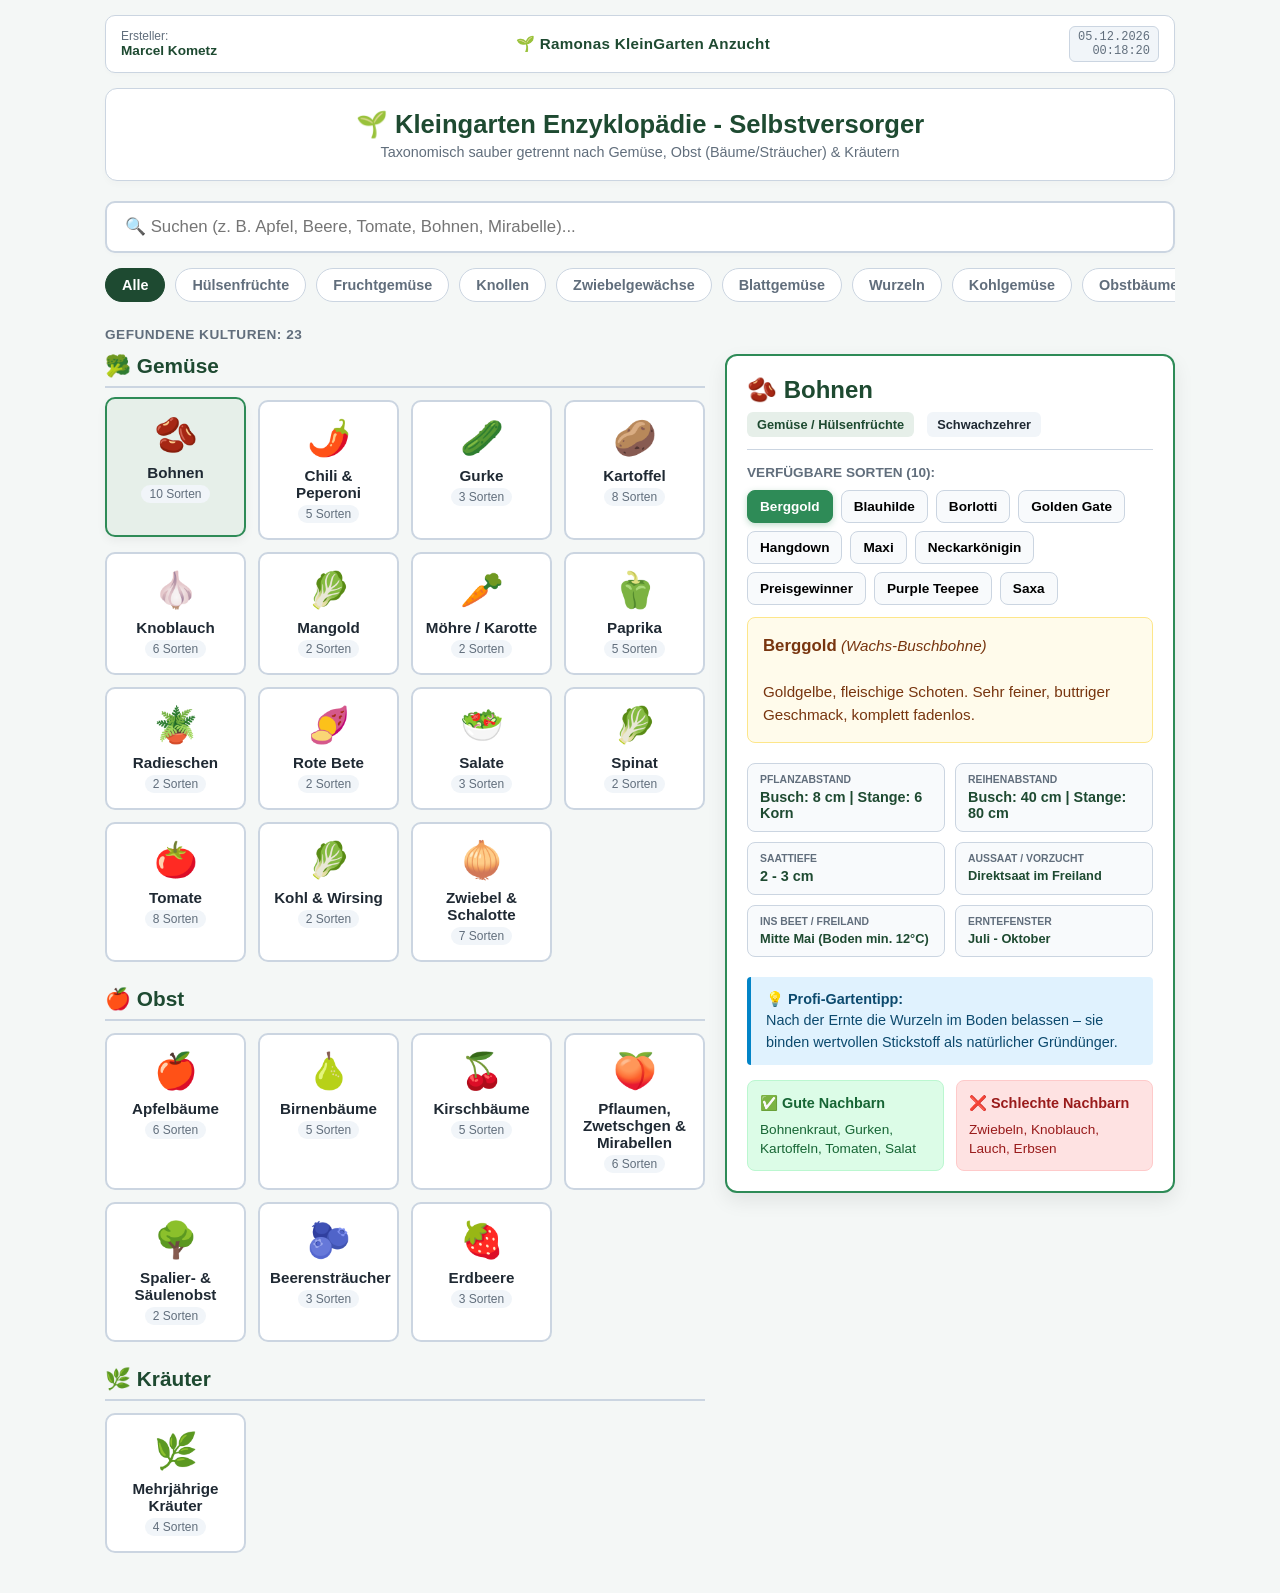
<file: Monas.html>
<!DOCTYPE html>
<html lang="de">

<head>
	<meta charset="UTF-8">
	<meta name="viewport" content="width=device-width, initial-scale=1.0">
	<title>Ramonas KleinGarten Anzucht - Enzyklopädie</title>
	<style>
		:root {
			--bg: #f4f7f6;
			--card-bg: #ffffff;
			--primary: #1e4a31;
			--primary-light: #e6efe9;
			--accent: #2e8b57;
			--text: #1f2933;
			--text-muted: #616e7c;
			--border: #cbd5e1;
			--tag-bg: #f1f5f9;
			--good: #dcfce7;
			--bad: #fee2e2;
		}

		* {
			box-sizing: border-box;
			margin: 0;
			padding: 0;
			font-family: -apple-system, BlinkMacSystemFont, "Segoe UI", Roboto, Helvetica, Arial, sans-serif;
		}

		body {
			background-color: var(--bg);
			color: var(--text);
			padding: 15px;
			max-width: 1100px;
			margin: 0 auto;
			-webkit-tap-highlight-color: transparent;
		}

		.top-bar {
			display: flex;
			justify-content: space-between;
			align-items: center;
			margin-bottom: 15px;
			padding: 10px 15px;
			background: var(--card-bg);
			border-radius: 10px;
			border: 1px solid var(--border);
			box-shadow: 0 2px 4px rgba(0, 0, 0, 0.02);
		}

		.top-bar .creator-box {
			font-size: 0.75rem;
			color: var(--text-muted);
			line-height: 1.2;
		}

		.top-bar .creator-name {
			font-size: 0.85rem;
			font-weight: 800;
			color: var(--primary);
		}

		.top-bar .center-title {
			font-size: 0.95rem;
			font-weight: 800;
			color: var(--primary);
			text-align: center;
			letter-spacing: 0.3px;
		}

		.top-bar .clock {
			font-family: ui-monospace, SFMono-Regular, Menlo, Monaco, Consolas, monospace;
			background: var(--tag-bg);
			padding: 3px 8px;
			border-radius: 6px;
			border: 1px solid var(--border);
			font-size: 0.75rem;
			color: var(--text-muted);
			text-align: right;
		}

		header {
			text-align: center;
			margin-bottom: 20px;
			padding: 20px;
			background: var(--card-bg);
			border-radius: 12px;
			border: 1px solid var(--border);
			box-shadow: 0 4px 6px rgba(0, 0, 0, 0.02);
		}

		h1 {
			font-size: 1.6rem;
			color: var(--primary);
			display: flex;
			align-items: center;
			justify-content: center;
			gap: 10px;
		}

		p.subtitle {
			font-size: 0.9rem;
			color: var(--text-muted);
			margin-top: 5px;
		}

		.search-box {
			position: relative;
			margin-bottom: 15px;
		}

		input[type="text"] {
			width: 100%;
			padding: 14px 18px;
			font-size: 1.05rem;
			border-radius: 10px;
			border: 2px solid var(--border);
			outline: none;
			transition: border-color 0.2s;
			background: #fff;
			box-shadow: 0 2px 4px rgba(0, 0, 0, 0.02);
		}

		input[type="text"]:focus {
			border-color: var(--accent);
		}

		.category-bar {
			display: flex;
			overflow-x: auto;
			gap: 10px;
			padding-bottom: 10px;
			margin-bottom: 15px;
			-webkit-overflow-scrolling: touch;
			scrollbar-width: none;
		}

		.category-bar::-webkit-scrollbar {
			display: none;
		}

		.cat-btn {
			padding: 8px 16px;
			border-radius: 20px;
			border: 1px solid var(--border);
			background: var(--card-bg);
			font-size: 0.9rem;
			font-weight: 600;
			cursor: pointer;
			white-space: nowrap;
			color: var(--text-muted);
			transition: all 0.2s;
		}

		.cat-btn.active {
			background: var(--primary);
			color: #fff;
			border-color: var(--primary);
		}

		.status-bar {
			font-size: 0.85rem;
			color: var(--text-muted);
			margin-bottom: 12px;
			font-weight: 700;
			text-transform: uppercase;
			letter-spacing: 0.5px;
		}

		.layout-container {
			display: flex;
			flex-direction: column;
			gap: 20px;
		}

		@media (min-width: 800px) {
			.layout-container {
				flex-direction: row-reverse;
				align-items: flex-start;
			}

			.grid-wrapper {
				flex: 1;
			}

			.detail-wrapper {
				width: 450px;
				position: sticky;
				top: 15px;
			}
		}

		#cultureGrid {
			display: block;
		}

		.group-section {
			margin-bottom: 25px;
		}

		.group-title {
			font-size: 1.3rem;
			font-weight: 800;
			color: var(--primary);
			margin-bottom: 12px;
			padding-bottom: 8px;
			border-bottom: 2px solid var(--border);
			display: flex;
			align-items: center;
			gap: 8px;
		}

		.grid {
			display: grid;
			grid-template-columns: repeat(auto-fill, minmax(130px, 1fr));
			gap: 12px;
		}

		.item-card {
			background: var(--card-bg);
			border: 2px solid var(--border);
			border-radius: 10px;
			padding: 15px 10px;
			text-align: center;
			cursor: pointer;
			transition: all 0.15s ease;
			user-select: none;
		}

		.item-card:hover,
		.item-card.selected {
			border-color: var(--accent);
			background: var(--primary-light);
			transform: translateY(-3px);
			box-shadow: 0 4px 10px rgba(0, 0, 0, 0.05);
		}

		.item-icon {
			font-size: 2.2rem;
			margin-bottom: 8px;
		}

		.item-title {
			font-weight: 700;
			font-size: 0.95rem;
			color: var(--text);
		}

		.item-sub {
			font-size: 0.75rem;
			color: var(--text-muted);
			margin-top: 4px;
			background: var(--tag-bg);
			display: inline-block;
			padding: 2px 8px;
			border-radius: 10px;
		}

		.detail-panel {
			background: var(--card-bg);
			border: 2px solid var(--accent);
			border-radius: 12px;
			padding: 20px;
			box-shadow: 0 8px 20px rgba(0, 0, 0, 0.08);
		}

		.detail-header {
			display: flex;
			justify-content: space-between;
			align-items: flex-start;
			border-bottom: 1px solid var(--border);
			padding-bottom: 12px;
			margin-bottom: 15px;
		}

		.detail-title {
			font-size: 1.5rem;
			color: var(--primary);
			display: flex;
			align-items: center;
			gap: 10px;
			font-weight: 800;
		}

		.badge {
			display: inline-block;
			padding: 5px 10px;
			border-radius: 6px;
			font-size: 0.8rem;
			font-weight: 700;
			background: var(--tag-bg);
			margin-top: 8px;
			margin-right: 5px;
		}

		.varieties-section {
			margin-bottom: 20px;
		}

		.varieties-title {
			font-size: 0.85rem;
			font-weight: 700;
			text-transform: uppercase;
			color: var(--text-muted);
			margin-bottom: 10px;
		}

		.variety-chips {
			display: flex;
			flex-wrap: wrap;
			gap: 8px;
			margin-bottom: 12px;
		}

		.v-chip {
			padding: 8px 12px;
			border-radius: 8px;
			font-size: 0.85rem;
			font-weight: 600;
			border: 1px solid var(--border);
			background: #f8fafc;
			cursor: pointer;
			transition: all 0.2s;
		}

		.v-chip:hover {
			border-color: var(--accent);
		}

		.v-chip.active {
			background: var(--accent);
			color: #fff;
			border-color: var(--accent);
			box-shadow: 0 2px 6px rgba(46, 139, 87, 0.3);
		}

		.v-info-box {
			background: #fffbeb;
			border: 1px solid #fde68a;
			border-radius: 8px;
			padding: 15px;
			font-size: 0.95rem;
			line-height: 1.5;
			color: #78350f;
		}

		.v-info-box strong {
			font-size: 1.05rem;
		}

		.info-metrics {
			display: grid;
			grid-template-columns: repeat(auto-fit, minmax(130px, 1fr));
			gap: 10px;
			margin: 20px 0;
		}

		.metric-card {
			background: #f8fafc;
			border: 1px solid var(--border);
			border-radius: 8px;
			padding: 10px 12px;
		}

		.metric-label {
			font-size: 0.65rem;
			color: var(--text-muted);
			text-transform: uppercase;
			font-weight: 700;
			margin-bottom: 4px;
		}

		.metric-val {
			font-size: 0.9rem;
			font-weight: 700;
			color: var(--primary);
		}

		.tipp-box {
			font-size: 0.9rem;
			background: #e0f2fe;
			border-left: 4px solid #0284c7;
			padding: 12px 15px;
			border-radius: 4px;
			margin: 15px 0;
			line-height: 1.5;
			color: #0c4a6e;
		}

		.companion-grid {
			display: grid;
			grid-template-columns: 1fr;
			gap: 12px;
			margin-top: 15px;
		}

		@media (min-width: 400px) {
			.companion-grid {
				grid-template-columns: 1fr 1fr;
			}
		}

		.companion-box {
			padding: 12px;
			border-radius: 8px;
			font-size: 0.85rem;
			line-height: 1.4;
		}

		.good-box {
			background: var(--good);
			border: 1px solid #bbf7d0;
			color: #166534;
		}

		.bad-box {
			background: var(--bad);
			border: 1px solid #fecaca;
			color: #991b1b;
		}

		.comp-title {
			font-weight: 800;
			margin-bottom: 6px;
			display: flex;
			align-items: center;
			gap: 5px;
			font-size: 0.9rem;
		}
	</style>
</head>

<body>

	<!-- Kopfzeile -->
	<div class="top-bar">
		<div class="creator-box">
			Ersteller:
			<div class="creator-name">Marcel Kometz</div>
		</div>
		<div class="center-title">🌱 Ramonas KleinGarten Anzucht</div>
		<div class="clock" id="liveClock">Lade Zeit...</div>
	</div>

	<header>
		<h1>🌱 Kleingarten Enzyklopädie - Selbstversorger</h1>
		<p class="subtitle">Taxonomisch sauber getrennt nach Gemüse, Obst (Bäume/Sträucher) & Kräutern</p>
	</header>

	<div class="search-box">
		<input type="text" id="searchInput" placeholder="🔍 Suchen (z. B. Apfel, Beere, Tomate, Bohnen, Mirabelle)...">
	</div>

	<div class="category-bar" id="categoryContainer"></div>
	<div class="status-bar" id="statusCount">Gefundene Kulturen: 0</div>

	<div class="layout-container">
		<div class="detail-wrapper" id="detailContainer"></div>
		<div class="grid-wrapper">
			<div id="cultureGrid"></div>
		</div>
	</div>

	<script>
		function updateClock() {
			const now = new Date();
			const options = { day: '2-digit', month: '2-digit', year: 'numeric' };
			const dateStr = now.toLocaleDateString('de-DE', options);

			const hours = String(now.getHours()).padStart(2, '0');
			const minutes = String(now.getMinutes()).padStart(2, '0');
			const seconds = String(now.getSeconds()).padStart(2, '0');

			document.getElementById('liveClock').innerText = `${dateStr}\n${hours}:${minutes}:${seconds}`;
		}
		setInterval(updateClock, 1000);
		updateClock();

		const gartenDaten = [
			// ================= GEMÜSE =================
			{
				id: "bohnen",
				name: "Bohnen",
				oberkategorie: "Gemüse",
				kategorie: "Hülsenfrüchte",
				icon: "🫘",
				abstandPflanze: "Busch: 8 cm | Stange: 6 Korn",
				abstandReihe: "Busch: 40 cm | Stange: 80 cm",
				saattiefe: "2 - 3 cm",
				bedarf: "Schwachzehrer",
				zeitVorzucht: "Direktsaat im Freiland",
				zeitBeet: "Mitte Mai (Boden min. 12°C)",
				zeitErnte: "Juli - Oktober",
				tipp: "Nach der Ernte die Wurzeln im Boden belassen – sie binden wertvollen Stickstoff als natürlicher Gründünger.",
				guteNachbarn: "Bohnenkraut, Gurken, Kartoffeln, Tomaten, Salat",
				schlechteNachbarn: "Zwiebeln, Knoblauch, Lauch, Erbsen",
				sorten: [
					{ name: "Berggold", typ: "Wachs-Buschbohne", eigenschaft: "Goldgelbe, fleischige Schoten. Sehr feiner, buttriger Geschmack, komplett fadenlos." },
					{ name: "Blauhilde", typ: "Violette Stangenbohne", eigenschaft: "Wunderschöne tiefblaue Schoten. Äußerst widerstandsfähig gegen Viren und Pilze, sehr ertragreich." },
					{ name: "Borlotti", typ: "Palbohne / Trockenbohne", eigenschaft: "Rot gesprenkelte Schoten. Wird ausgereift geerntet für cremige Bohnenkerne in Eintöpfen." },
					{ name: "Golden Gate", typ: "Gelbe Stangenbohne", eigenschaft: "Flache, breite und butterzarte Wachs-Stangenbohne mit exzellentem Aroma." },
					{ name: "Hangdown", typ: "Dicke Bohne / Puffbohne", eigenschaft: "Frosthart bis -4°C! Kann bereits Ende Februar gesteckt werden. Große, nussige Kerne." },
					{ name: "Maxi", typ: "Glucken-Buschbohne", eigenschaft: "Die Schoten wachsen über dem Laub! Verhindert Fäulnis bei Regen und macht das Ernten kinderleicht." },
					{ name: "Neckarkönigin", typ: "Grüne Stangenbohne", eigenschaft: "Der absolute Ertragskönig an der Stange. Sehr lange, dunkelgrüne Hülsen, bleiben lange zart." },
					{ name: "Preisgewinner", typ: "Feuerbohne / Prunkbohne", eigenschaft: "Leuchtend rote Blüten, windfest, robust und liefert riesige fleischige Schoten." },
					{ name: "Purple Teepee", typ: "Violette Buschbohne", eigenschaft: "Tiefviolette Schoten, die beim Kochen magisch grün werden. Zart und aromatisch." },
					{ name: "Saxa", typ: "Grüne Buschbohne", eigenschaft: "Die bewährte, früheste Buschbohne für den Kleingarten. Fadenlos, robust und ertragssicher." }
				]
			},
			{
				id: "chili",
				name: "Chili & Peperoni",
				oberkategorie: "Gemüse",
				kategorie: "Fruchtgemüse",
				icon: "🌶️️",
				abstandPflanze: "40 - 50 cm",
				abstandReihe: "60 cm",
				saattiefe: "0,5 - 1 cm",
				bedarf: "Starkzehrer",
				zeitVorzucht: "Januar bis März (sehr früh vorziehen!)",
				zeitBeet: "Mitte Mai (nach den Eisheiligen)",
				zeitErnte: "Juli - Oktober",
				tipp: "Chilis brauchen eine sehr lange Kulturzeit. Unbedingt im Januar/Februar auf der warmen Fensterbank starten!",
				guteNachbarn: "Basilikum, Tomaten, Möhren, Zwiebeln",
				schlechteNachbarn: "Fenchel, Kohlarten",
				sorten: [
					{ name: "Cayenne", typ: "Standard-Chili", eigenschaft: "Schlanke, rote Schoten mit ordentlicher Schärfe. Perfekt zum Trocknen und Selbermachen von Chilipulver." },
					{ name: "Habanero", typ: "Extreme Schärfe", eigenschaft: "Tiefrote bis orange Früchte mit tropischem Fruchtaroma und extremer Schärfe (bis 350.000 Scoville)." },
					{ name: "Jalapeño", typ: "Mittelscharf", eigenschaft: "Der mexikanische Klassiker. Dickfleischig, saftig und ideal zum Füllen oder Grillen." },
					{ name: "Piri Piri (Bird's Eye)", typ: "Feurig klein", eigenschaft: "Winzige, hochwirksame Schoten mit starkem Punch. Wächst buschig und ertragreich." },
					{ name: "Shishito", typ: "Japanische Tapas-Chili", eigenschaft: "Meist mild, aber jede zehnte Schote überrascht mit feuriger Schärfe. In Öl angebraten ein Gedicht." }
				]
			},
			{
				id: "gurke",
				name: "Gurke",
				oberkategorie: "Gemüse",
				kategorie: "Fruchtgemüse",
				icon: "🥒",
				abstandPflanze: "40 cm",
				abstandReihe: "100 cm",
				saattiefe: "2 cm",
				bedarf: "Starkzehrer",
				zeitVorzucht: "Mitte April",
				zeitBeet: "Ende Mai",
				zeitErnte: "Juli - Oktober",
				tipp: "Nur mit abgestandenem, lauwarmem Wasser gießen! Kaltes Wasser verursacht bittere Früchte.",
				guteNachbarn: "Dill, Bohnen, Erbsen, Zwiebeln",
				schlechteNachbarn: "Tomaten, Radieschen, Kartoffeln",
				sorten: [
					{ name: "Marketmore", typ: "Salatgurke", eigenschaft: "Dunkelgrüne Früchte. Äußerst widerstandsfähig gegen echten Mehltau." },
					{ name: "Saladin F1", typ: "Gewächshaus", eigenschaft: "Reine Schlangengurke mit hohem Ertrag, bitterfrei." },
					{ name: "Vorgebirgstrauben", typ: "Einlegegurke", eigenschaft: "Alte, robuste Freilandsorte. Ideal für Gewürzgurken." }
				]
			},
			{
				id: "kartoffel",
				name: "Kartoffel",
				oberkategorie: "Gemüse",
				kategorie: "Knollen",
				icon: "🥔",
				abstandPflanze: "30 - 35 cm",
				abstandReihe: "65 - 75 cm",
				saattiefe: "8 - 10 cm",
				bedarf: "Starkzehrer",
				zeitVorzucht: "März vorkeimen",
				zeitBeet: "April - Mai",
				zeitErnte: "Juli - Oktober",
				tipp: "Regelmäßig Erde anhäufeln! Schützt die Knollen vor Licht (sonst werden sie grün) und verdoppelt den Ertrag.",
				guteNachbarn: "Dicke Bohnen, Kohlrabi, Spinat, Tagetes",
				schlechteNachbarn: "Tomaten, Sonnenblumen, Sellerie",
				sorten: [
					{ name: "Agria", typ: "Mittelspät / Mehlig", eigenschaft: "Große Knollen. Die beste Sorte für Püree und Pommes." },
					{ name: "Anuschka", typ: "Sehr früh / Fest", eigenschaft: "Feine, sehr schmackhafte Frühkartoffel mit glatter Schale." },
					{ name: "Bamberger Hörnchen", typ: "Spezialität", eigenschaft: "Historische fränkische Hörnchenform. Ein absoluter Feinschmecker-Erdapfel!" },
					{ name: "Belana", typ: "Früh / Fest", eigenschaft: "Exzellente Speisequalität, glänzende Schale, sehr gut lagerfähig." },
					{ name: "Blaue St. Galler", typ: "Mittelspät / Fest", eigenschaft: "Auffällige lila Schale und durchgefärbtes violettes Fleisch." },
					{ name: "Laura", typ: "Mittelfrüh / Vorw. Fest", eigenschaft: "Rote Schale, tiefgelbes Fleisch. Hervorragend für Bratkartoffeln." },
					{ name: "Linda", typ: "Mittelfrüh / Fest", eigenschaft: "Tiefgelber Kult-Erdapfel mit cremigem, buttrigem Geschmack." },
					{ name: "Sieglinde", typ: "Früh / Fest", eigenschaft: "Die älteste deutsche Sorte. Feiner speckiger Geschmack." }
				]
			},
			{
				id: "knoblauch",
				name: "Knoblauch",
				oberkategorie: "Gemüse",
				kategorie: "Zwiebelgewächse",
				icon: "🧄",
				abstandPflanze: "15 cm",
				abstandReihe: "25 cm",
				saattiefe: "4 - 5 cm",
				bedarf: "Schwachzehrer",
				zeitVorzucht: "Direktes Stecken",
				zeitBeet: "Okt - Nov (Herbst)",
				zeitErnte: "Juli",
				tipp: "Die Herbstpflanzung bringt 50% größere Knollen, da Knoblauch einen Kältereiz für die Zehenbildung benötigt.",
				guteNachbarn: "Erdbeeren, Tomaten, Möhren, Rosen",
				schlechteNachbarn: "Erbsen, Bohnen, Kohl",
				sorten: [
					{ name: "Aulxito", typ: "Riesenknoblauch", eigenschaft: "Bildet gigantische Einzelzehen, die extrem leicht zu schälen sind." },
					{ name: "Germidour", typ: "Herbstknoblauch / Violett", eigenschaft: "Dekorative violett gestreifte Außenhaut. Milder Geschmack." },
					{ name: "Messidrome", typ: "Allrounder", eigenschaft: "Kräftiges Aroma, schneeweiß. Überragende Lagerstabilität." },
					{ name: "Morado", typ: "Spanischer Knoblauch", eigenschaft: "Intensiver, kräftiger Knoblauchgeschmack, sehr langlebig." },
					{ name: "Thermidrome", typ: "Herbstknoblauch / Weiß", eigenschaft: "Sehr winterhart, bildet große, schneeweiße Zehen." },
					{ name: "Vigor Supreme", typ: "Großzehig", eigenschaft: "Ertragreiche Sorte mit dicken, saftigen Zehen." }
				]
			},
			{
				id: "mangold",
				name: "Mangold",
				oberkategorie: "Gemüse",
				kategorie: "Blattgemüse",
				icon: "🥬",
				abstandPflanze: "30 cm",
				abstandReihe: "40 cm",
				saattiefe: "2 - 3 cm",
				bedarf: "Mittelzehrer",
				zeitVorzucht: "März - April",
				zeitBeet: "April - Juni",
				zeitErnte: "Juli - November",
				tipp: "Immer nur die äußeren Blätter abdrehen, dann wächst er monatelang unermüdlich aus der Mitte nach.",
				guteNachbarn: "Möhren, Radieschen, Buschbohnen",
				schlechteNachbarn: "Spinat, Rote Bete",
				sorten: [
					{ name: "Bright Lights", typ: "Bunter Mangold", eigenschaft: "Stiele leuchten gelb, orange, rot und pink. Sehr dekorativ." },
					{ name: "Lucullus", typ: "Stielmangold", eigenschaft: "Klassiker mit breiten, fleischigen weißen Stielen." }
				]
			},
			{
				id: "moehre",
				name: "Möhre / Karotte",
				oberkategorie: "Gemüse",
				kategorie: "Wurzeln",
				icon: "🥕",
				abstandPflanze: "3 - 5 cm",
				abstandReihe: "25 - 30 cm",
				saattiefe: "1 - 2 cm",
				bedarf: "Mittelzehrer",
				zeitVorzucht: "Niemals vorziehen!",
				zeitBeet: "März - Juni",
				zeitErnte: "Juni - November",
				tipp: "Keimt sehr langsam. Radieschen als Markiersaat mit in die Rille säen, diese zeigen früh den Reihenverlauf.",
				guteNachbarn: "Zwiebeln, Lauch, Dill",
				schlechteNachbarn: "Pastinaken, Sellerie",
				sorten: [
					{ name: "Nantaise 2", typ: "Sommermöhre", eigenschaft: "Knackig und süß. Die Standardsorte für den Frischverzehr." },
					{ name: "Rodelika", typ: "Lagermöhre", eigenschaft: "Kräftig orangerot, sehr hoher Zuckergehalt, idealer Winterspeicher." }
				]
			},
			{
				id: "paprika",
				name: "Paprika",
				oberkategorie: "Gemüse",
				kategorie: "Fruchtgemüse",
				icon: "🫑",
				abstandPflanze: "40 - 50 cm",
				abstandReihe: "60 cm",
				saattiefe: "0,5 - 1 cm",
				bedarf: "Starkzehrer",
				zeitVorzucht: "Februar bis März (im warmen Zimmer)",
				zeitBeet: "Mitte Mai (nach den Eisheiligen)",
				zeitErnte: "Juli - Oktober",
				tipp: "Paprika liebt es sonnig und windgeschützt. Ausbrechen der 'Königsblüte' (erste Blüte) steigert den Gesamtertrag drastisch!",
				guteNachbarn: "Tomaten, Karotten, Spinat, Basilikum",
				schlechteNachbarn: "Fenchel, Erbsen, Rote Bete",
				sorten: [
					{ name: "Blockpaprika 'California Wonder'", typ: "Klassischer Block", eigenschaft: "Große, dickfleischige Früchte. Reift von dunkelgrün zu leuchtend rot." },
					{ name: "Hungarian Wax", typ: "Ungarische Paprika", eigenschaft: "Hellgelbe, leicht spitz zulaufende Früchte. Mild bis pikant, ideal zum Füllen." },
					{ name: "Mini-Snackpaprika 'Red Marconi'", typ: "Naschpaprika", eigenschaft: "Kleine, extrem süße und saftige Früchte mit sehr wenigen Kernen." },
					{ name: "Spitzpaprika 'Corno di Torro'", typ: "Spitzpaprika", eigenschaft: "Hornförmig gebogene, zuckersüße Paprika. Hervorragend zum Braten." },
					{ name: "Tomatenpaprika 'Feher'", typ: "Flachrund", eigenschaft: "Sieht aus wie eine kleine Tomate, schmeckt süß und fruchtig. Perfekt zum Einlegen." }
				]
			},
			{
				id: "radieschen",
				name: "Radieschen",
				oberkategorie: "Gemüse",
				kategorie: "Wurzeln",
				icon: "🪴",
				abstandPflanze: "4 - 5 cm",
				abstandReihe: "15 cm",
				saattiefe: "1 cm",
				bedarf: "Schwachzehrer",
				zeitVorzucht: "Nur Direktsaat",
				zeitBeet: "März - Sept",
				zeitErnte: "April - Oktober",
				tipp: "Gleichmäßig gießen! Bei Trockenheit werden Radieschen pelzig und extrem scharf.",
				guteNachbarn: "Möhren, Salat, Erbsen",
				schlechteNachbarn: "Gurken, Kohl",
				sorten: [
					{ name: "French Breakfast", typ: "Länglich", eigenschaft: "Leuchtend rot mit weißer Spitze. Sehr mild und zart." },
					{ name: "Sora", typ: "Sommersorte", eigenschaft: "Sehr hitzetolerant, wird im Sommer nicht schnell pelzig." }
				]
			},
			{
				id: "rotebete",
				name: "Rote Bete",
				oberkategorie: "Gemüse",
				kategorie: "Wurzeln",
				icon: "🍠",
				abstandPflanze: "10 - 15 cm",
				abstandReihe: "30 cm",
				saattiefe: "2 - 3 cm",
				bedarf: "Mittelzehrer",
				zeitVorzucht: "Direktsaat",
				zeitBeet: "April - Juni",
				zeitErnte: "Juli - Oktober",
				tipp: "Hervorragend zum Einwecken im Glas (Weckautomat) oder Lagern im kühlen Sand für den Winter.",
				guteNachbarn: "Buschbohnen, Zwiebeln, Gurken",
				schlechteNachbarn: "Mangold, Spinat, Kartoffeln",
				sorten: [
					{ name: "Rote Kugel 2", typ: "Rund", eigenschaft: "Der Standard. Tiefrot, rund, glattschalig und sehr saftig." },
					{ name: "Tonda di Chioggia", typ: "Geringelt", eigenschaft: "Innen rot-weiß geringelt. Ein optisches Highlight im Salat." }
				]
			},
			{
				id: "salate",
				name: "Salate",
				oberkategorie: "Gemüse",
				kategorie: "Blattgemüse",
				icon: "🥗",
				abstandPflanze: "25 - 30 cm",
				abstandReihe: "30 cm",
				saattiefe: "0,5 cm (Lichtkeimer!)",
				bedarf: "Schwachzehrer",
				zeitVorzucht: "Feb - Mär",
				zeitBeet: "Mär - Aug",
				zeitErnte: "Mai - Okt",
				tipp: "Salatsamen brauchen Licht zum Keimen, also nur leicht andrücken. Bei über 20°C keimen sie schlecht.",
				guteNachbarn: "Erdbeeren, Kohl, Möhren, Radieschen, Tomaten",
				schlechteNachbarn: "Petersilie, Sellerie",
				sorten: [
					{ name: "Lollo Rosso", typ: "Pflücksalat", eigenschaft: "Krause, rote Blätter. Wächst nach dem Schnitt wieder nach." },
					{ name: "Meikönig", typ: "Kopfsalat", eigenschaft: "Bewährte, sehr frühe Sorte für das Freiland. Bildet feste Köpfe." },
					{ name: "Vit", typ: "Feldsalat", eigenschaft: "Frosthart für die Winterernte. Liefert frisches Grün im Schnee." }
				]
			},
			{
				id: "spinat",
				name: "Spinat",
				oberkategorie: "Gemüse",
				kategorie: "Blattgemüse",
				icon: "🥬",
				abstandPflanze: "5 - 8 cm",
				abstandReihe: "25 cm",
				saattiefe: "2 - 3 cm",
				bedarf: "Mittelzehrer",
				zeitVorzucht: "Direktsaat!",
				zeitBeet: "Frühjahr & Herbst",
				zeitErnte: "Apr-Jun & Sep-Dez",
				tipp: "Schießt bei Hitze im Hochsommer sofort in die Blüte. Nur in kühleren Monaten anbauen.",
				guteNachbarn: "Erdbeeren, Kohl, Kartoffeln",
				schlechteNachbarn: "Rote Bete, Mangold",
				sorten: [
					{ name: "Matador", typ: "Standard", eigenschaft: "Wächst rasch, bringt hohe Erträge." },
					{ name: "Winterriesen", typ: "Winterspinat", eigenschaft: "Wird im September gesät und liefert im März die erste Ernte." }
				]
			},
			{
				id: "tomate",
				name: "Tomate",
				oberkategorie: "Gemüse",
				kategorie: "Fruchtgemüse",
				icon: "🍅",
				abstandPflanze: "50 - 60 cm",
				abstandReihe: "80 cm",
				saattiefe: "0,5 - 1 cm (Samen)",
				bedarf: "Starkzehrer",
				zeitVorzucht: "März - April",
				zeitBeet: "Mitte Mai (Eisheilige)",
				zeitErnte: "Juli - Oktober",
				tipp: "Tomaten beim Auspflanzen tiefer setzen, als sie im Topf standen – so bilden sie zusätzliche Wurzeln am Stamm.",
				guteNachbarn: "Basilikum, Knoblauch, Buschbohnen, Möhren",
				schlechteNachbarn: "Kartoffeln, Fenchel, Erbsen",
				sorten: [
					{ name: "Berner Rose", typ: "Fleischtomate", eigenschaft: "Rosa Früchte, extrem dünne Schale, schmilzt auf der Zunge." },
					{ name: "De Berao", typ: "Freilandtomate", eigenschaft: "Wächst bis zu 3 Meter hoch! Höchst widerstandsfähig gegen Krautfäule." },
					{ name: "Harzfeuer F1", typ: "Stabtomate", eigenschaft: "Frühe, ertragreiche und robuste rote Standardsorte." },
					{ name: "Ochsenherz", typ: "Fleischtomate", eigenschaft: "Riesige, stark gerippte Früchte mit sehr wenig Kernen." },
					{ name: "Rote Murmel", typ: "Wildtomate", eigenschaft: "Muss nicht ausgegeizt werden! Liefert hunderte kleiner, süßer Tomaten." },
					{ name: "San Marzano", typ: "Saucentomate", eigenschaft: "Festes Fruchtfleisch, kaum Wasser – perfekt zum Einkochen im Weckautomat." },
					{ name: "Schwarze Krim", typ: "Fleischtomate", eigenschaft: "Dunkelbraun-rote Früchte mit würzig-süßem Geschmack." },
					{ name: "Zuckertraube", typ: "Cocktailtomate", eigenschaft: "Enorm ertragreich mit langen Rispen. Sehr süß zum Naschen." }
				]
			},
			{
				id: "wirsing",
				name: "Kohl & Wirsing",
				oberkategorie: "Gemüse",
				kategorie: "Kohlgemüse",
				icon: "🥬",
				abstandPflanze: "50 cm",
				abstandReihe: "50 cm",
				saattiefe: "1 - 2 cm",
				bedarf: "Starkzehrer",
				zeitVorzucht: "Februar - April",
				zeitBeet: "April - Juli",
				zeitErnte: "Sommer bis Winter",
				tipp: "Unbedingt ein Kulturschutznetz spannen, um Raupen des Kohlweißlings abzuhalten.",
				guteNachbarn: "Sellerie, Tomaten, Salat",
				schlechteNachbarn: "Radieschen, Zwiebeln, Knoblauch",
				sorten: [
					{ name: "Neckarperle", typ: "Blumenkohl", eigenschaft: "Reinweiße, feste Köpfe, geschützt durch aufrechte Blätter." },
					{ name: "Vertus 2", typ: "Winterwirsing", eigenschaft: "Extrem frosthart bis -15°C! Wird erntefrisch aus dem Schnee geholt." }
				]
			},
			{
				id: "zwiebel",
				name: "Zwiebel & Schalotte",
				oberkategorie: "Gemüse",
				kategorie: "Zwiebelgewächse",
				icon: "🧅",
				abstandPflanze: "10 - 15 cm",
				abstandReihe: "25 - 30 cm",
				saattiefe: "2 - 3 cm",
				bedarf: "Schwachzehrer",
				zeitVorzucht: "Direktes Stecken",
				zeitBeet: "März/April",
				zeitErnte: "Juli - August",
				tipp: "Gießen komplett einstellen, wenn das Laub vergilbt. Erst ernten, wenn das Kraut von allein umgeknickt ist.",
				guteNachbarn: "Möhren, Erdbeeren, Salat, Rote Bete",
				schlechteNachbarn: "Bohnen, Erbsen, Kohl",
				sorten: [
					{ name: "Bamberger Birnenförmige", typ: "Schalotte", eigenschaft: "Alte Landsorte mit länglicher Form und feinem Aroma." },
					{ name: "Exhibition", typ: "Riesen-Gemüsezwiebel", eigenschaft: "Wird bis zu 1 kg schwer! Äußerst mild und saftig." },
					{ name: "Longor", typ: "Echte Schalotte", eigenschaft: "Längliche Form. Exklusives Aroma für feine Saucen." },
					{ name: "Radar", typ: "Winterzwiebel", eigenschaft: "Wird im Herbst gesteckt und liefert im Frühsommer frühste Ernte." },
					{ name: "Rote Braunschweiger", typ: "Rot", eigenschaft: "Milde, saftige Speisezwiebel mit feiner roter Ringfärbung." },
					{ name: "Stuttgarter Riesen", typ: "Gelb", eigenschaft: "Der absolute Klassiker. Würzig und sehr lange lagerfähig." },
					{ name: "Tropea", typ: "Italienische Gourmetzwiebel", eigenschaft: "Süßliche, extrem milde rote Zwiebel ohne jede Schärfe." }
				]
			},

			// ================= OBST (BÄUME) =================
			{
				id: "apfelbaum",
				name: "Apfelbäume",
				oberkategorie: "Obst",
				kategorie: "Obstbäume",
				icon: "🍎",
				abstandPflanze: "2 - 3 m (Spalier/Säule: 1 m)",
				abstandReihe: "4 m",
				saattiefe: "Veredelungsstelle 5 cm über Boden",
				bedarf: "Mittelzehrer",
				zeitVorzucht: "Kauf als veredelter Containerbaum",
				zeitBeet: "Herbst (Okt-Nov) oder Frühjahr",
				zeitErnte: "August bis November",
				tipp: "Regelmäßiger Winterschnitt (Auslichten der Krone) fördert die Fruchtreife und verhindert Pilzkrankheiten wie Schorf.",
				guteNachbarn: "Kapuzinerkresse, Knoblauch, Tagetes",
				schlechteNachbarn: "Gras direkt am Stamm (Baumscheibe frei halten)",
				sorten: [
					{ name: "Boskoop (Schöner aus Boskoop)", typ: "Winterapfel", eigenschaft: "Große, säuerliche Früchte. Der absolute König zum Backen (Apfelkuchen) und für Kompott." },
					{ name: "Cox Orange", typ: "Klassiker", eigenschaft: "Legendäres, nussig-würziges Feinschmeer-Aroma. Gilt geschmacklich als unvergleichlich." },
					{ name: "Elstar", typ: "Früh- bis Winterapfel", eigenschaft: "Sehr saftig, feinsäuerlich und hocharomatisch. Beliebtester deutscher Hausgartenapfel." },
					{ name: "Honeycrisp", typ: "Knack-Apfel", eigenschaft: "Extrem knackig ('crisp'), extrem saftig mit süß-mildem Geschmack." },
					{ name: "Retina", typ: "Sommerapfel", eigenschaft: "Schorfresistent. Dunkelrote, knackige Früchte, die bereits ab August reif sind." },
					{ name: "Topaz", typ: "Bio-Winterapfel", eigenschaft: "Hervorragende Schorfresistenz. Würzig-säuerlich und bis ins Frühjahr hinein lagerfähig." }
				]
			},
			{
				id: "birnbaum",
				name: "Birnenbäume",
				oberkategorie: "Obst",
				kategorie: "Obstbäume",
				icon: "🍐",
				abstandPflanze: "3 - 4 m",
				abstandReihe: "4 - 5 m",
				saattiefe: "Veredelungsstelle 5 cm über Boden",
				bedarf: "Mittelzehrer",
				zeitVorzucht: "Baumkauf",
				zeitBeet: "Oktober bis November",
				zeitErnte: "August bis Oktober",
				tipp: "Birnen blühen sehr früh im Jahr – vor Spätfrösten an geschützten Hauswänden oder mit Vlies schützen.",
				guteNachbarn: "Knoblauch, Kapuzinerkresse",
				schlechteNachbarn: "Wacholder (überträgt den gefürchteten Birnengitterrost!)",
				sorten: [
					{ name: "Abate Fetel", typ: "Späte Winterbirne", eigenschaft: "Sehr lange, birnenförmige Früchte. Feines, saftiges Fruchtfleisch mit süßem Aroma." },
					{ name: "Clapps Liebling", typ: "Sommerbirne", eigenschaft: "Große, gelb-rote Früchte. Sehr saftig, schmelzend und süß. Reif schon im August." },
					{ name: "Conference", typ: "Allrounder", eigenschaft: "Der Klassiker. Längliche, feste Birne, extrem unempfindlich und zuverlässig im Ertrag." },
					{ name: "Gute Luise", typ: "Traditionssorte", eigenschaft: "Alte, bewährte Hausgartenbirne. Feinschmelzend, süß-säuerlich und hocharomatisch." },
					{ name: "Williams Christ", typ: "Edelbirne", eigenschaft: "Der Inbegriff des Birnengeschmacks. Intensives Muskat-Aroma, perfekt auch zum Brennen oder Einkochen." }
				]
			},
			{
				id: "kirschbaum",
				name: "Kirschbäume",
				oberkategorie: "Obst",
				kategorie: "Obstbäume",
				icon: "🍒",
				abstandPflanze: "4 - 5 m (Säulen: 1 m)",
				abstandReihe: "5 m",
				saattiefe: "Veredelungsstelle über der Erde",
				bedarf: "Mittelzehrer",
				zeitVorzucht: "Baumkauf",
				zeitBeet: "Herbst oder Frühjahr",
				zeitErnte: "Juni bis Juli",
				tipp: "Netze gegen Vögel sind bei Süßkirschen unerlässlich! Sauerkirschen (Schattenmorellen) sind schattenverträglicher.",
				guteNachbarn: "Ringelblumen, Kräuter",
				schlechteNachbarn: "Tomaten, Kartoffeln",
				sorten: [
					{ name: "Kordia", typ: "Knorpelkirsche (Süß)", eigenschaft: "Große, herzförmige, dunkelrote Kirschen. Sehr platzfest und exzellenter Geschmack." },
					{ name: "Regina", typ: "Späte Knorpelkirsche", eigenschaft: "Reift erst spät im Sommer. Riesige Früchte, knackig und saftig." },
					{ name: "Schattenmorelle", typ: "Sauerkirsche", eigenschaft: "Der Klassiker für Kuchen und Marmelade. Wächst auch im halbschattigen Bereich." },
					{ name: "Stellars", typ: "Süßkirsche", eigenschaft: "Selbstfruchtbare Sorte (braucht keinen zweiten Baum im Garten!). Zuverlässiger Ertrag." },
					{ name: "Sylvia", typ: "Säulenkirsche", eigenschaft: "Kompakt im Wuchs, ideal für kleine Gärten oder Kübel. Große, süße Früchte direkt am Stamm." }
				]
			},
			{
				id: "pflaume_mirabelle",
				name: "Pflaumen, Zwetschgen & Mirabellen",
				oberkategorie: "Obst",
				kategorie: "Obstbäume",
				icon: "🍑",
				abstandPflanze: "3 - 4 m",
				abstandReihe: "4 - 5 m",
				saattiefe: "Veredelungsstelle über der Erde",
				bedarf: "Mittelzehrer",
				zeitVorzucht: "Baumkauf",
				zeitBeet: "Herbst (Oktober/November)",
				zeitErnte: "Juli bis September",
				tipp: "Pflaumenbäume benötigen im Sommer nach der Ernte einen leichten Auslichtungsschnitt, um Gummifluss zu vermeiden.",
				guteNachbarn: "Knoblauch, Tagetes",
				schlechteNachbarn: "Nachtschattengewächse",
				sorten: [
					{ name: "Hauszwetsche", typ: "Tradition", eigenschaft: "Der Klassiker für Zwetschgendatschi und Pflaumenmus. Feste, würzige Früchte, gut steinlöslich." },
					{ name: "Jojo", typ: "Zwetschge", eigenschaft: "Absolut resistent gegen die Scharka-Krankheit. Hohe Erträge und sehr guter Geschmack." },
					{ name: "Mirabelle aus Metz", typ: "Mirabelle", eigenschaft: "Kleine, goldgelbe Früchte mit roter Backe. Sehr süß, aromatisch, ideal für Brände und Kompott." },
					{ name: "Mirabelle von Nancy", typ: "Edel-Mirabelle", eigenschaft: "Größere Früchte, extrem saftig und zuckersüß. Löst sich perfekt vom Stein." },
					{ name: "President", typ: "Riesen-Pflaume", eigenschaft: "Sehr große, oval-blaue Früchte, saftig und mild im Geschmack. Reift erst im September." },
					{ name: "Topset", typ: "Früh-Zwetschge", eigenschaft: "Dunkelblaue Früchte mit festem Fruchtfleisch. Bringt früh im Jahr reiche Erträge." }
				]
			},
			{
				id: "spalierobst",
				name: "Spalier- & Säulenobst",
				oberkategorie: "Obst",
				kategorie: "Obstbäume",
				icon: "🌳",
				abstandPflanze: "60 cm (Säule) / 2m (Spalier)",
				abstandReihe: "Wand/Gerüst",
				saattiefe: "Veredelung 5cm über Erde",
				bedarf: "Starkzehrer",
				zeitVorzucht: "Baumkauf",
				zeitBeet: "Okt - Nov",
				zeitErnte: "Juli - Oktober",
				tipp: "Spalierobst benötigt zwingend schwachwachsende Unterlagen (z. B. M9), damit der Baum klein bleibt.",
				guteNachbarn: "Kapuzinerkresse, Knoblauch",
				schlechteNachbarn: "Gras direkt am Stamm",
				sorten: [
					{ name: "Apfel 'Topaz'", typ: "Winterapfel", eigenschaft: "Sehr schorfresistent. Perfekt als Spalier am Zaun." },
					{ name: "Kirsche 'Sylvia'", typ: "Säulenkirsche", eigenschaft: "Kompakt wachsend, große knackige Früchte." }
				]
			},

			// ================= OBST (STRAUCHEN & BEEREN) =================
			{
				id: "beerenstrauch",
				name: "Beerensträucher",
				oberkategorie: "Obst",
				kategorie: "Beerensträucher",
				icon: "🫐",
				abstandPflanze: "120 - 150 cm",
				abstandReihe: "180 cm",
				saattiefe: "Etwas tiefer pflanzen",
				bedarf: "Mittelzehrer",
				zeitVorzucht: "Containerpflanzen",
				zeitBeet: "Okt - Nov (Herbst)",
				zeitErnte: "Juni - August",
				tipp: "Himbeeren und Brombeeren brauchen ein straffes Drahtgerüst als Rankhilfe.",
				guteNachbarn: "Ringelblumen, Knoblauch",
				schlechteNachbarn: "Tiefwurzler in direkter Nähe",
				sorten: [
					{ name: "Autumn Bliss", typ: "Herbsthimbeere", eigenschaft: "Bodennah abschneiden, dadurch zu 100% wurmfrei!" },
					{ name: "Bluecrop", typ: "Heidelbeere", eigenschaft: "Braucht saure Rhododendronerde! Riesige, süße Beeren." },
					{ name: "Titania", typ: "Schwarze Johannisbeere", eigenschaft: "Völlig resistent gegen Mehltau und Rost." }
				]
			},
			{
				id: "erdbeere",
				name: "Erdbeere",
				oberkategorie: "Obst",
				kategorie: "Beeren",
				icon: "🍓",
				abstandPflanze: "30 cm",
				abstandReihe: "60 cm",
				saattiefe: "Herzknospe ebenerdig setzen",
				bedarf: "Mittelzehrer",
				zeitVorzucht: "Pflanzung Setzlinge",
				zeitBeet: "Juli-Aug oder April",
				zeitErnte: "Mai - Juli",
				tipp: "Zur Blütezeit Stroh unterlegen! Hält Früchte trocken und verhindert Grauschimmel.",
				guteNachbarn: "Knoblauch, Zwiebeln, Spinat",
				schlechteNachbarn: "Kohlarten",
				sorten: [
					{ name: "Mieze Schindler", typ: "Gourmet", eigenschaft: "Schmeckt wie süße Walderdbeeren! Braucht Befruchtersorte." },
					{ name: "Ostara", typ: "Immertragend", eigenschaft: "Bringt bis zum Frost kontinuierlich neue Blüten und Beeren." },
					{ name: "Senga Sengana", typ: "Einmaltragend", eigenschaft: "Der unangefochtene Gartenliebling für Konfitüre." }
				]
			},

			// ================= KRÄUTER =================
			{
				id: "kraeuter",
				name: "Mehrjährige Kräuter",
				oberkategorie: "Kräuter",
				kategorie: "Kräuter",
				icon: "🌿",
				abstandPflanze: "30 - 40 cm",
				abstandReihe: "40 cm",
				saattiefe: "Meist Lichtkeimer",
				bedarf: "Schwachzehrer",
				zeitVorzucht: "Aussaat ab März",
				zeitBeet: "Mitte Mai",
				zeitErnte: "Ganzjährig",
				tipp: "Mediterrane Kräuter brauchen mageren, wasserdurchlässigen Boden. Sand ins Pflanzloch mischen!",
				guteNachbarn: "Rosen, Kohl, Lavendel",
				schlechteNachbarn: "Basilikum, Schnittlauch (brauchen mehr Wasser)",
				sorten: [
					{ name: "Pfefferminze", typ: "Tee-Kraut", eigenschaft: "Wuchert stark (unbedingt im Topf oder mit Wurzelsperre pflanzen!)." },
					{ name: "Rosmarin 'Arp'", typ: "Mediterran", eigenschaft: "Die winterhärteste Sorte (hält bis -20°C stand)." },
					{ name: "Schnittlauch 'Grobi'", typ: "Zwiebelgewächs", eigenschaft: "Zieht im Winter ein, treibt im Frühjahr kraftvoll neu aus." },
					{ name: "Thymian 'Faustini'", typ: "Bodendecker", eigenschaft: "Zieht Bienen und Schmetterlinge magisch an." }
				]
			}
		];

		let aktiveKategorie = "Alle";
		let gewaehlteKulturId = "bohnen";
		let gewaehlteSorteIdx = 0;

		const searchInput = document.getElementById("searchInput");
		const categoryContainer = document.getElementById("categoryContainer");
		const cultureGrid = document.getElementById("cultureGrid");
		const detailContainer = document.getElementById("detailContainer");
		const statusCount = document.getElementById("statusCount");

		const kategorien = ["Alle", ...new Set(gartenDaten.map(item => item.kategorie))];

		function renderKategorien() {
			categoryContainer.innerHTML = "";
			kategorien.forEach(kat => {
				const btn = document.createElement("button");
				btn.className = `cat-btn ${kat === aktiveKategorie ? 'active' : ''}`;
				btn.innerText = kat;
				btn.onclick = () => {
					aktiveKategorie = kat;
					renderKategorien();
					filterUndRender();
				};
				categoryContainer.appendChild(btn);
			});
		}

		function filterUndRender() {
			const query = searchInput.value.toLowerCase().trim();

			const gefiltert = gartenDaten.filter(k => {
				const katMatch = (aktiveKategorie === "Alle" || k.kategorie === aktiveKategorie);
				const namenMatch = k.name.toLowerCase().includes(query);
				const sortenMatch = k.sorten.some(s => s.name.toLowerCase().includes(query) || s.eigenschaft.toLowerCase().includes(query));
				return katMatch && (query === "" || namenMatch || sortenMatch);
			});

			statusCount.innerText = `Gefundene Kulturen: ${gefiltert.length}`;
			cultureGrid.innerHTML = "";

			const gruppenStruktur = {
				"Gemüse": { icon: "🥦", items: [] },
				"Obst": { icon: "🍎", items: [] },
				"Kräuter": { icon: "🌿", items: [] }
			};

			gefiltert.forEach(k => {
				if (gruppenStruktur[k.oberkategorie]) {
					gruppenStruktur[k.oberkategorie].items.push(k);
				}
			});

			Object.keys(gruppenStruktur).forEach(gName => {
				const gruppe = gruppenStruktur[gName];
				if (gruppe.items.length > 0) {
					const section = document.createElement("div");
					section.className = "group-section";
					section.innerHTML = `
            <div class="group-title">${gruppe.icon} ${gName}</div>
            <div class="grid" id="grid-${gName}"></div>
          `;
					cultureGrid.appendChild(section);

					const innerGrid = section.querySelector(".grid");

					gruppe.items.forEach(k => {
						const card = document.createElement("div");
						card.className = `item-card ${k.id === gewaehlteKulturId ? 'selected' : ''}`;
						card.onclick = () => {
							gewaehlteKulturId = k.id;
							gewaehlteSorteIdx = 0;
							renderDetail();
							filterUndRender();
						};
						card.innerHTML = `
              <div class="item-icon">${k.icon}</div>
              <div class="item-title">${k.name}</div>
              <div class="item-sub">${k.sorten.length} Sorten</div>
            `;
						innerGrid.appendChild(card);
					});
				}
			});

			if (gefiltert.length > 0 && !gefiltert.some(k => k.id === gewaehlteKulturId)) {
				gewaehlteKulturId = gefiltert[0].id;
				gewaehlteSorteIdx = 0;
			}
			renderDetail();
		}

		function renderDetail() {
			const k = gartenDaten.find(item => item.id === gewaehlteKulturId);
			if (!k) {
				detailContainer.innerHTML = "";
				return;
			}

			const sorte = k.sorten[gewaehlteSorteIdx] || k.sorten[0];

			let sortenChipsHtml = "";
			k.sorten.forEach((s, idx) => {
				sortenChipsHtml += `
          <button class="v-chip ${idx === gewaehlteSorteIdx ? 'active' : ''}" onclick="waehleSorte(${idx})">
            ${s.name}
          </button>
        `;
			});

			detailContainer.innerHTML = `
        <div class="detail-panel">
          <div class="detail-header">
            <div>
              <div class="detail-title">${k.icon} ${k.name}</div>
              <div style="display:flex; gap:8px; flex-wrap: wrap;">
                <span class="badge" style="background:var(--primary-light); color:var(--primary);">${k.oberkategorie} / ${k.kategorie}</span>
                <span class="badge">${k.bedarf}</span>
              </div>
            </div>
          </div>

          <div class="varieties-section">
            <div class="varieties-title">Verfügbare Sorten (${k.sorten.length}):</div>
            <div class="variety-chips">${sortenChipsHtml}</div>
            <div class="v-info-box">
              <strong>${sorte.name}</strong> <em>(${sorte.typ})</em><br><br>
              ${sorte.eigenschaft}
            </div>
          </div>

          <div class="info-metrics">
            <div class="metric-card">
              <div class="metric-label">Pflanzabstand</div>
              <div class="metric-val">${k.abstandPflanze}</div>
            </div>
            <div class="metric-card">
              <div class="metric-label">Reihenabstand</div>
              <div class="metric-val">${k.abstandReihe}</div>
            </div>
            <div class="metric-card">
              <div class="metric-label">Saattiefe</div>
              <div class="metric-val">${k.saattiefe}</div>
            </div>
            <div class="metric-card">
              <div class="metric-label">Aussaat / Vorzucht</div>
              <div class="metric-val" style="font-size:0.8rem;">${k.zeitVorzucht}</div>
            </div>
            <div class="metric-card">
              <div class="metric-label">Ins Beet / Freiland</div>
              <div class="metric-val" style="font-size:0.8rem;">${k.zeitBeet}</div>
            </div>
            <div class="metric-card">
              <div class="metric-label">Erntefenster</div>
              <div class="metric-val" style="font-size:0.8rem;">${k.zeitErnte}</div>
            </div>
          </div>

          <div class="tipp-box">
            💡 <strong>Profi-Gartentipp:</strong><br>${k.tipp}
          </div>

          <div class="companion-grid">
            <div class="companion-box good-box">
              <div class="comp-title">✅ Gute Nachbarn</div>
              <div>${k.guteNachbarn}</div>
            </div>
            <div class="companion-box bad-box">
              <div class="comp-title">❌ Schlechte Nachbarn</div>
              <div>${k.schlechteNachbarn}</div>
            </div>
          </div>
        </div>
      `;
		}

		window.waehleSorte = function(idx) {
			gewaehlteSorteIdx = idx;
			renderDetail();
		};

		searchInput.addEventListener("input", filterUndRender);

		window.addEventListener("DOMContentLoaded", () => {
			renderKategorien();
			filterUndRender();
		});
	</script>
</body>

</html>
</file>
